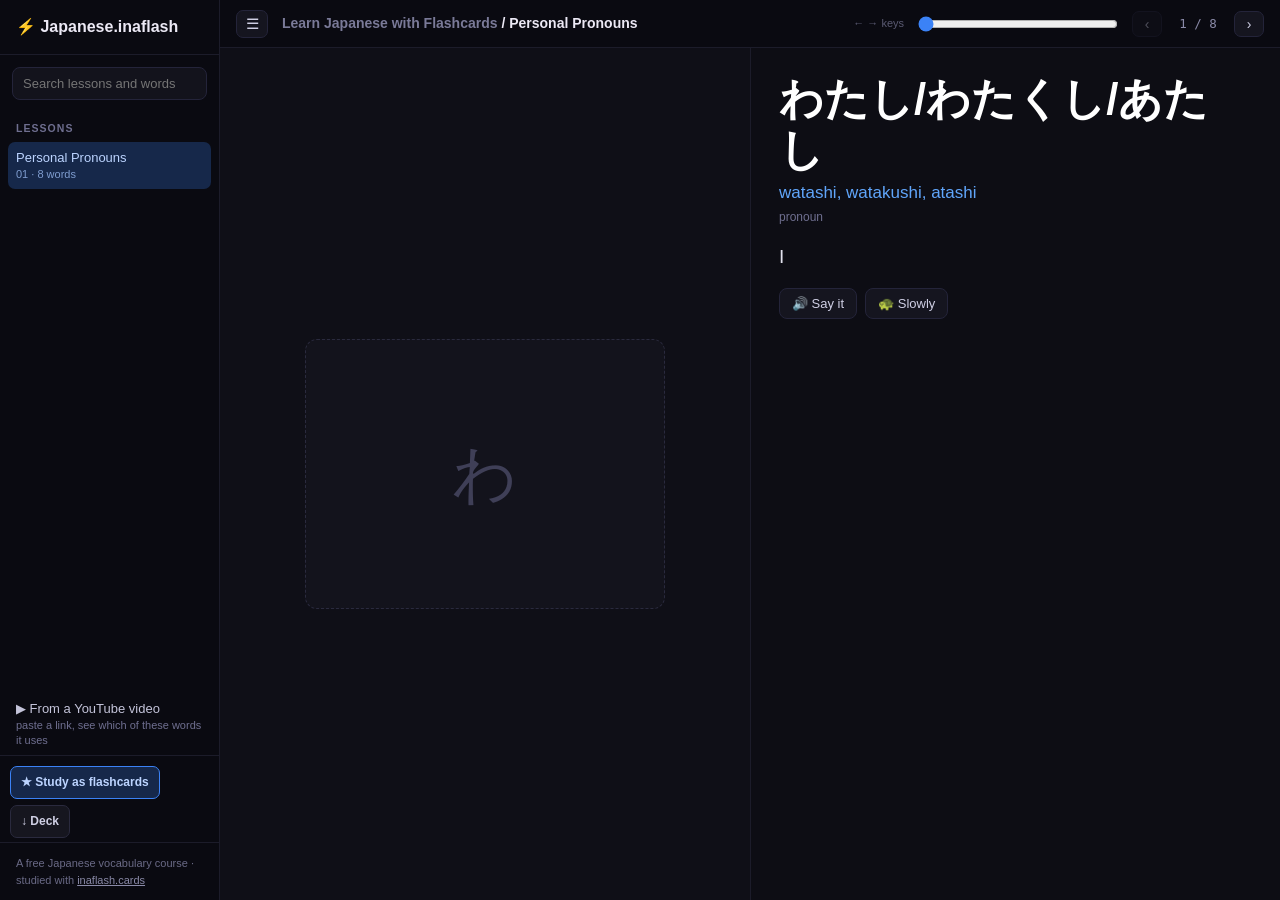
<file: index.html>
<!DOCTYPE html>
<html lang="en">
<head>
<meta charset="utf-8"/>
<meta name="viewport" content="width=device-width,initial-scale=1"/>
<title>Learn Japanese with Flashcards</title>
<meta name="description" content="A free, beginner-friendly Japanese vocabulary course. Read each lesson, then study it as flashcards."/>
<link rel="canonical" href="https://example.com/"/>
<meta property="og:type" content="article"/>
<meta property="og:title" content="Learn Japanese with Flashcards"/>
<meta property="og:description" content="A free, beginner-friendly Japanese vocabulary course. Read each lesson, then study it as flashcards."/>
<meta property="og:url" content="https://example.com/"/>
<meta property="og:site_name" content="Learn Japanese with Flashcards"/>
<meta name="twitter:card" content="summary"/>
<meta name="twitter:title" content="Learn Japanese with Flashcards"/>
<meta name="twitter:description" content="A free, beginner-friendly Japanese vocabulary course. Read each lesson, then study it as flashcards."/>
<meta name="theme-color" content="#0d0d14"/>
<link rel="icon" href='data:image/svg+xml,<svg xmlns="http://www.w3.org/2000/svg" viewBox="0 0 24 24"><rect x="1.5" y="1.5" width="21" height="21" rx="5" fill="%2310131f" stroke="%233b82f6" stroke-width="1"/><polygon points="12.67 4.5 6 13.5 12 13.5 11.33 19.5 18 10.5 12 10.5 12.67 4.5" fill="%233b82f6"/></svg>'/>
<link rel="stylesheet" href="style.css?v=8cc86595"/>
<script>try{var l=localStorage.getItem("wb.last");if(l&&["01-personal-pronouns"].indexOf(l)>=0&&l!=="01-personal-pronouns")location.replace(l+"/");}catch(e){}</script>
</head>
<body class="shell" data-root=".">
<div class="page">
<aside class="menu">
  <a class="brand" href="https://example.com/"><span class="bolt">⚡</span> Japanese.inaflash</a>
  <div class="find"><input id="find" type="search" placeholder="Search lessons and words" aria-label="Search lessons and words" autocomplete="off"/></div>
  <nav id="nav">
    <div class="grp" data-grp>Lessons</div>
<a class="item on" href="https://example.com/01-personal-pronouns/" data-title="personal pronouns">Personal Pronouns<span class="sub">01 · 8 words</span></a>
    <div class="none" id="nohits" hidden>Nothing matches.</div>
  </nav>
  <a class="item" href="https://example.com/video/" style="margin:6px 8px 0">▶ From a YouTube video<span class="sub">paste a link, see which of these words it uses</span></a>
  <div class="acts"><a class="btn primary" href="https://inaflash.cards/#import=https%3A%2F%2Fexample.com%2Fdecks%2F01-personal-pronouns.json">★ Study as flashcards</a><a class="btn" href="decks/01-personal-pronouns.json" download>↓ Deck</a></div>
  <div class="foot">A free Japanese vocabulary course · studied with <a href="https://inaflash.cards" target="_blank" rel="noopener">inaflash.cards</a></div>
</aside>
<div class="scrim" id="scrim"></div>
  <div class="slider">
    <button class="burger" id="burger" aria-label="Menu">☰</button>
    <div class="name"><a href="https://example.com/">Learn Japanese with Flashcards</a> / Personal Pronouns</div>
    <span class="hint" aria-hidden="true">← → keys</span>
    <input class="scrub" id="scrub" type="range" min="1" max="8" value="1" step="1" aria-label="Move through the words"/>
    <div class="pager"><button id="prev" aria-label="Previous word">‹</button><span class="count" id="count">1 / 8</span><button id="next" aria-label="Next word">›</button></div>
  </div>
  <div class="left" id="pic"><figure><div class="nopic">わ</div></figure></div>
  <div class="right info">
    <h1 class="seo">Learn Japanese with Flashcards</h1>
    <p class="seo">A free, beginner-friendly Japanese vocabulary course. Read each lesson, then study it as flashcards.</p>
<article class="card" data-img="" data-alt="I — わたし/わたくし/あたし" data-ch="わ">
  <div class="th" lang="ja">わたし/わたくし/あたし</div>
  <div class="rom">watashi, watakushi, atashi</div><div class="pos">pronoun</div>
  <div class="en">I</div>
  <div class="plays"><button data-play="https://pub-1a03a552b5064c9990dda34518ab71aa.r2.dev/ja/audio/JA_000296.mp3" aria-label="Play わたし/わたくし/あたし">🔊 Say it</button><button data-play="https://pub-1a03a552b5064c9990dda34518ab71aa.r2.dev/ja/audio/JA_000296_slow.mp3" aria-label="Play わたし/わたくし/あたし slowly">🐢 Slowly</button></div>
</article>
<article class="card" data-img="" data-alt="I, used by male speakers — ぼく" data-ch="ぼ">
  <div class="th" lang="ja">ぼく</div>
  <div class="rom">boku</div><div class="pos">pronoun</div>
  <div class="en">I, used by male speakers</div>
  <div class="plays"><button data-play="https://pub-1a03a552b5064c9990dda34518ab71aa.r2.dev/ja/audio/JA_000339.mp3" aria-label="Play ぼく">🔊 Say it</button><button data-play="https://pub-1a03a552b5064c9990dda34518ab71aa.r2.dev/ja/audio/JA_000339_slow.mp3" aria-label="Play ぼく slowly">🐢 Slowly</button></div>
</article>
<article class="card" data-img="" data-alt="he — かれ" data-ch="か">
  <div class="th" lang="ja">かれ</div>
  <div class="rom">kare</div><div class="pos">pronoun</div>
  <div class="en">he</div>
  <div class="plays"><button data-play="https://pub-1a03a552b5064c9990dda34518ab71aa.r2.dev/ja/audio/JA_000341.mp3" aria-label="Play かれ">🔊 Say it</button><button data-play="https://pub-1a03a552b5064c9990dda34518ab71aa.r2.dev/ja/audio/JA_000341_slow.mp3" aria-label="Play かれ slowly">🐢 Slowly</button></div>
</article>
<article class="card" data-img="" data-alt="I (used by male speakers) — おれ" data-ch="お">
  <div class="th" lang="ja">おれ</div>
  <div class="rom">ore</div><div class="pos">pronoun</div>
  <div class="en">I (used by male speakers)</div>
  <div class="plays"><button data-play="https://pub-1a03a552b5064c9990dda34518ab71aa.r2.dev/ja/audio/JA_000496.mp3" aria-label="Play おれ">🔊 Say it</button><button data-play="https://pub-1a03a552b5064c9990dda34518ab71aa.r2.dev/ja/audio/JA_000496_slow.mp3" aria-label="Play おれ slowly">🐢 Slowly</button></div>
</article>
<article class="card" data-img="" data-alt="we — われわれ" data-ch="わ">
  <div class="th" lang="ja">われわれ</div>
  <div class="rom">wareware</div><div class="pos">pronoun</div>
  <div class="en">we</div>
  <div class="plays"><button data-play="https://pub-1a03a552b5064c9990dda34518ab71aa.r2.dev/ja/audio/JA_000656.mp3" aria-label="Play われわれ">🔊 Say it</button><button data-play="https://pub-1a03a552b5064c9990dda34518ab71aa.r2.dev/ja/audio/JA_000656_slow.mp3" aria-label="Play われわれ slowly">🐢 Slowly</button></div>
</article>
<article class="card" data-img="" data-alt="you (colloquial) — おまえ" data-ch="お">
  <div class="th" lang="ja">おまえ</div>
  <div class="rom">omae</div><div class="pos">noun</div>
  <div class="en">you (colloquial)</div>
  <div class="plays"><button data-play="https://pub-1a03a552b5064c9990dda34518ab71aa.r2.dev/ja/audio/JA_000724.mp3" aria-label="Play おまえ">🔊 Say it</button><button data-play="https://pub-1a03a552b5064c9990dda34518ab71aa.r2.dev/ja/audio/JA_000724_slow.mp3" aria-label="Play おまえ slowly">🐢 Slowly</button></div>
</article>
<article class="card" data-img="" data-alt="you — きみ" data-ch="き">
  <div class="th" lang="ja">きみ</div>
  <div class="rom">kimi</div><div class="pos">noun</div>
  <div class="en">you</div>
  <div class="plays"><button data-play="https://pub-1a03a552b5064c9990dda34518ab71aa.r2.dev/ja/audio/JA_000781.mp3" aria-label="Play きみ">🔊 Say it</button><button data-play="https://pub-1a03a552b5064c9990dda34518ab71aa.r2.dev/ja/audio/JA_000781_slow.mp3" aria-label="Play きみ slowly">🐢 Slowly</button></div>
</article>
<article class="card" data-img="" data-alt="they — かれ ら" data-ch="か">
  <div class="th" lang="ja">かれ ら</div>
  <div class="rom">kare-ra</div><div class="pos">pronoun</div>
  <div class="en">they</div>
  <div class="plays"><button data-play="https://pub-1a03a552b5064c9990dda34518ab71aa.r2.dev/ja/audio/JA_000590.mp3" aria-label="Play かれ ら">🔊 Say it</button><button data-play="https://pub-1a03a552b5064c9990dda34518ab71aa.r2.dev/ja/audio/JA_000590_slow.mp3" aria-label="Play かれ ら slowly">🐢 Slowly</button></div>
</article>
    <div class="seo"><h2>Learn Japanese with Flashcards</h2><p>A free, beginner-friendly Japanese vocabulary course. Read each lesson, then study it as flashcards.</p><p>Each lesson is a readable vocabulary list you can also study as interactive flashcards — free, no signup, works offline once loaded.</p><ul><li><a href="https://example.com/01-personal-pronouns/">Personal Pronouns</a> — 8 words</li></ul></div>
    <dl class="vocab seo"><h2>Vocabulary (8 words)</h2><div><dt lang="ja">わたし/わたくし/あたし <span class="rom">watashi, watakushi, atashi</span></dt><dd>I</dd></div><div><dt lang="ja">ぼく <span class="rom">boku</span></dt><dd>I, used by male speakers</dd></div><div><dt lang="ja">かれ <span class="rom">kare</span></dt><dd>he</dd></div><div><dt lang="ja">おれ <span class="rom">ore</span></dt><dd>I (used by male speakers)</dd></div><div><dt lang="ja">われわれ <span class="rom">wareware</span></dt><dd>we</dd></div><div><dt lang="ja">おまえ <span class="rom">omae</span></dt><dd>you (colloquial)</dd></div><div><dt lang="ja">きみ <span class="rom">kimi</span></dt><dd>you</dd></div><div><dt lang="ja">かれ ら <span class="rom">kare-ra</span></dt><dd>they</dd></div></dl>
  </div>
</div>
<script>
(function(){
 var nav=document.getElementById('nav'),find=document.getElementById('find'),
     none=document.getElementById('nohits'),idx=null,idxTried=false;
 function items(){return nav?nav.querySelectorAll('a.item'):[];}
 function filter(q){
  q=(q||'').trim().toLowerCase();var hits=0,i,a=items();
  for(i=0;i<a.length;i++){
   var t=a[i].dataset.title||'',w=a[i].dataset.words||'',
       dup=a[i].classList.contains('dup');
   // the shortcut list at the top repeats lessons from the full one below;
   // while searching, only the full list answers, so a hit appears once
   var on=q?(!dup&&(t.indexOf(q)>=0||w.indexOf(q)>=0)):true;
   a[i].hidden=!on;if(on&&q)hits++;
  }
  var g=nav?nav.querySelectorAll('[data-grp]'):[];
  for(i=0;i<g.length;i++)g[i].hidden=!!q;
  if(none)none.hidden=!q||hits>0;
 }
 function loadIndex(){
  if(idxTried)return;idxTried=true;
  var base=document.body.dataset.root||'';
  fetch(base+'/search.json').then(function(r){return r.json();}).then(function(j){
   idx=j;var a=items(),by={},i;
   for(i=0;i<(j.lessons||[]).length;i++)by[j.lessons[i].folder]=j.lessons[i].words;
   for(i=0;i<a.length;i++){
    var m=a[i].getAttribute('href').replace(/\/$/,'').split('/').pop();
    if(by[m])a[i].dataset.words=by[m];
   }
   filter(find?find.value:'');
  }).catch(function(){});
 }
 if(find){find.addEventListener('input',function(){loadIndex();filter(find.value);});
          find.addEventListener('focus',loadIndex);}

 var cards=[].slice.call(document.querySelectorAll('.card')),at=0,
     prev=document.getElementById('prev'),next=document.getElementById('next'),
     count=document.getElementById('count'),scrub=document.getElementById('scrub'),
     pic=document.getElementById('pic');
 function show(n){
  if(!cards.length)return;
  at=Math.max(0,Math.min(cards.length-1,n));
  for(var i=0;i<cards.length;i++)cards[i].hidden=(i!==at);
  if(count)count.textContent=(at+1)+' / '+cards.length;
  if(prev)prev.disabled=at===0;
  if(next)next.disabled=at===cards.length-1;
  if(scrub)scrub.value=at+1;
  if(pic){
   var c=cards[at],src=c.dataset.img||'',alt=c.dataset.alt||'',
       ch=c.dataset.ch||'';
   pic.innerHTML='';
   var f=document.createElement('figure');
   function blank(){var d=document.createElement('div');d.className='nopic';
                    d.textContent=ch;return d;}
   if(src){
    var im=new Image();im.alt=alt;im.loading='eager';
    // a picture that will not load leaves the alt text sitting in the middle
    // of an empty column, which reads as a broken page rather than a word
    // without a picture yet
    im.onerror=function(){f.innerHTML='';f.appendChild(blank());};
    im.src=src;f.appendChild(im);
   }else{f.appendChild(blank());}
   pic.appendChild(f);
  }
  if(history.replaceState)history.replaceState(null,'','#'+(at+1));
 }
 if(prev)prev.onclick=function(){show(at-1);};
 if(next)next.onclick=function(){show(at+1);};
 if(scrub)scrub.oninput=function(){show(+scrub.value-1);};
 document.addEventListener('keydown',function(e){
  if(e.target&&/INPUT|TEXTAREA/.test(e.target.tagName))return;
  if(e.key==='ArrowLeft')show(at-1);
  if(e.key==='ArrowRight')show(at+1);
 });
 if(cards.length){
  var start=parseInt((location.hash||'').slice(1),10);
  show(isFinite(start)&&start>0?start-1:0);
 }
 document.addEventListener('click',function(e){
  var b=e.target.closest?e.target.closest('[data-play]'):null;
  if(b){new Audio(b.dataset.play).play();}
 });

 // Remember where the reader got to, so the front page can send them back.
 // Only a real lesson page writes it: the front page renders lesson one for
 // everyone who has not been here, and it should not thereby claim that
 // lesson one is where they left off.
 try{var mine=document.body.dataset.lesson;
     if(mine)localStorage.setItem('wb.last',mine);}catch(e){}

 // ☰ — a drawer on a phone, a collapse on a laptop. Same button, because it
 // means the same thing: show me the menu, or give me the room back.
 var burger=document.getElementById('burger'),scrim=document.getElementById('scrim'),
     phone=function(){return matchMedia('(max-width:900px)').matches;};
 function menu(open){
  if(phone())document.body.classList.toggle('menu-open',open);
  else{document.body.classList.toggle('menu-hidden',!open);
       try{localStorage.setItem('menu',open?'1':'0');}catch(e){}}
 }
 function isOpen(){return phone()?document.body.classList.contains('menu-open')
                                :!document.body.classList.contains('menu-hidden');}
 try{if(localStorage.getItem('menu')==='0')
      document.body.classList.add('menu-hidden');}catch(e){}
 if(burger)burger.onclick=function(){menu(!isOpen());};
 if(scrim)scrim.onclick=function(){menu(false);};
 if(nav)nav.addEventListener('click',function(e){
  if(e.target.closest&&e.target.closest('a')&&phone())menu(false);});
 document.addEventListener('keydown',function(e){
  if(e.key==='Escape'&&phone())menu(false);});
})();
</script>
<script type="application/ld+json">{"@context":"https://schema.org","@type":"LearningResource","name":"Japanese Vocabulary: Personal Pronouns","description":"A free, beginner-friendly Japanese vocabulary course. Read each lesson, then study it as flashcards.","url":"https://example.com/","inLanguage":"ja","educationalLevel":"beginner","teaches":["I","I, used by male speakers","he","I (used by male speakers)","we","you (colloquial)","you","they"],"isPartOf":{"@type":"Course","name":"Learn Japanese with Flashcards","url":"https://example.com/"},"provider":{"@type":"Organization","name":"inaflash.cards","url":"https://inaflash.cards"}}</script><script type="application/ld+json">{"@context":"https://schema.org","@type":"Course","name":"Learn Japanese with Flashcards","description":"A free, beginner-friendly Japanese vocabulary course. Read each lesson, then study it as flashcards.","url":"https://example.com/","inLanguage":"ja","provider":{"@type":"Organization","name":"inaflash.cards","url":"https://inaflash.cards"}}</script><script type="application/ld+json">{"@context":"https://schema.org","@type":"ItemList","name":"Learn Japanese with Flashcards","itemListElement":[{"@type":"ListItem","position":1,"name":"Personal Pronouns","url":"https://example.com/01-personal-pronouns/"}]}</script></body></html>
</file>
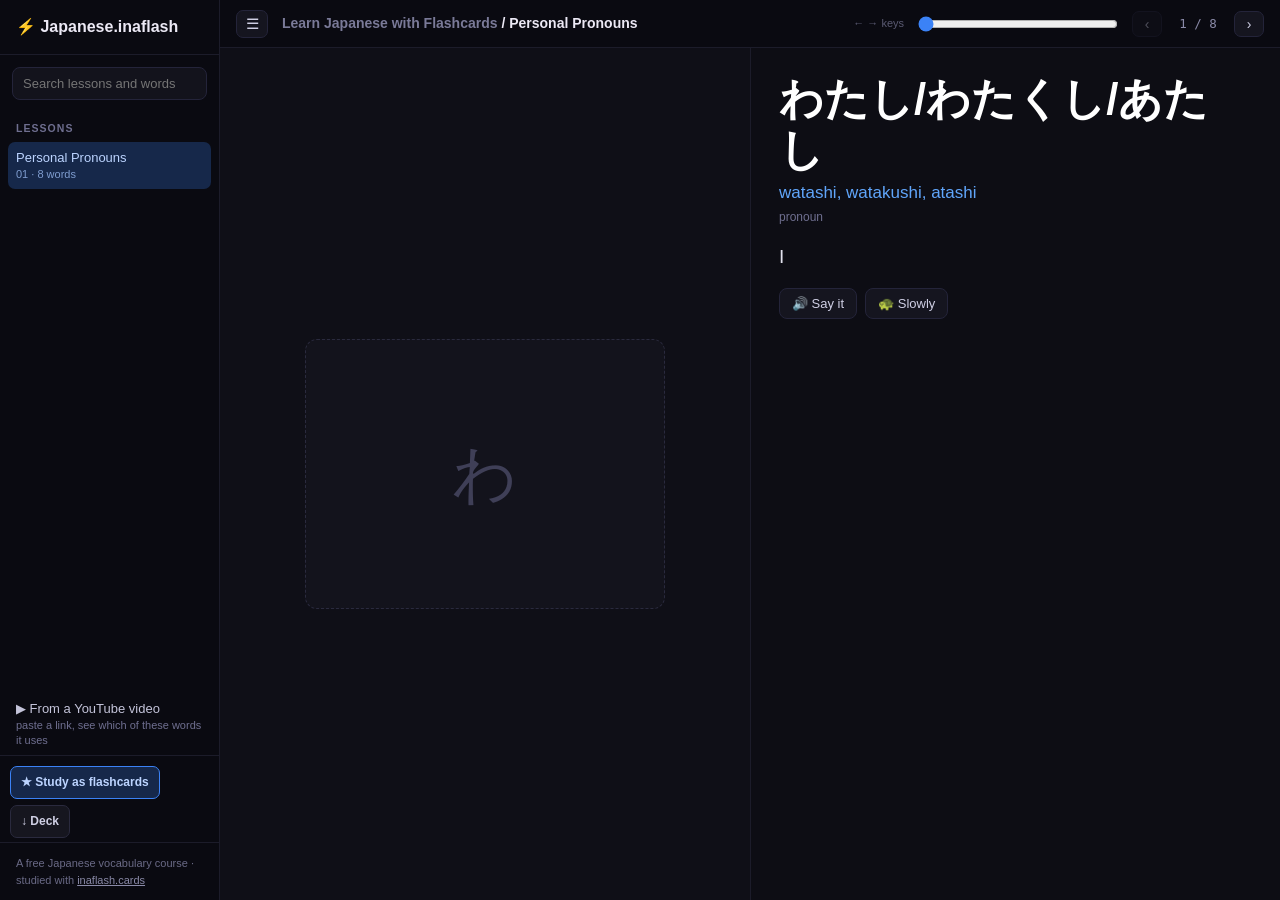
<file: 01-personal-pronouns/index.html>
<!DOCTYPE html>
<html lang="en">
<head>
<meta charset="utf-8"/>
<meta name="viewport" content="width=device-width,initial-scale=1"/>
<title>Japanese Vocabulary: Personal Pronouns</title>
<meta name="description" content="Learn the basic Japanese pronouns for I, you, he, and we."/>
<link rel="canonical" href="https://example.com/01-personal-pronouns/"/>
<meta property="og:type" content="article"/>
<meta property="og:title" content="Japanese Vocabulary: Personal Pronouns"/>
<meta property="og:description" content="Learn the basic Japanese pronouns for I, you, he, and we."/>
<meta property="og:url" content="https://example.com/01-personal-pronouns/"/>
<meta property="og:site_name" content="Learn Japanese with Flashcards"/>
<meta name="twitter:card" content="summary"/>
<meta name="twitter:title" content="Japanese Vocabulary: Personal Pronouns"/>
<meta name="twitter:description" content="Learn the basic Japanese pronouns for I, you, he, and we."/>
<meta name="theme-color" content="#0d0d14"/>
<link rel="icon" href='data:image/svg+xml,<svg xmlns="http://www.w3.org/2000/svg" viewBox="0 0 24 24"><rect x="1.5" y="1.5" width="21" height="21" rx="5" fill="%2310131f" stroke="%233b82f6" stroke-width="1"/><polygon points="12.67 4.5 6 13.5 12 13.5 11.33 19.5 18 10.5 12 10.5 12.67 4.5" fill="%233b82f6"/></svg>'/>
<link rel="stylesheet" href="../style.css?v=8cc86595"/>
</head>
<body class="shell" data-root=".." data-lesson="01-personal-pronouns">
<div class="page">
<aside class="menu">
  <a class="brand" href="https://example.com/"><span class="bolt">⚡</span> Japanese.inaflash</a>
  <div class="find"><input id="find" type="search" placeholder="Search lessons and words" aria-label="Search lessons and words" autocomplete="off"/></div>
  <nav id="nav">
    <div class="grp" data-grp>Lessons</div>
<a class="item on" href="https://example.com/01-personal-pronouns/" data-title="personal pronouns">Personal Pronouns<span class="sub">01 · 8 words</span></a>
    <div class="none" id="nohits" hidden>Nothing matches.</div>
  </nav>
  <a class="item" href="https://example.com/video/" style="margin:6px 8px 0">▶ From a YouTube video<span class="sub">paste a link, see which of these words it uses</span></a>
  <div class="acts"><a class="btn primary" href="https://inaflash.cards/#import=https%3A%2F%2Fexample.com%2Fdecks%2F01-personal-pronouns.json">★ Study as flashcards</a><a class="btn" href="../decks/01-personal-pronouns.json" download>↓ Deck</a></div>
  <div class="foot">A free Japanese vocabulary course · studied with <a href="https://inaflash.cards" target="_blank" rel="noopener">inaflash.cards</a></div>
</aside>
<div class="scrim" id="scrim"></div>
  <div class="slider">
    <button class="burger" id="burger" aria-label="Menu">☰</button>
    <div class="name"><a href="https://example.com/">Learn Japanese with Flashcards</a> / Personal Pronouns</div>
    <span class="hint" aria-hidden="true">← → keys</span>
    <input class="scrub" id="scrub" type="range" min="1" max="8" value="1" step="1" aria-label="Move through the words"/>
    <div class="pager"><button id="prev" aria-label="Previous word">‹</button><span class="count" id="count">1 / 8</span><button id="next" aria-label="Next word">›</button></div>
  </div>
  <div class="left" id="pic"><figure><div class="nopic">わ</div></figure></div>
  <div class="right info">
    <h1 class="seo">Japanese Vocabulary: Personal Pronouns</h1>
    <p class="seo">Learn the basic Japanese pronouns for I, you, he, and we.</p>
<article class="card" data-img="" data-alt="I — わたし/わたくし/あたし" data-ch="わ">
  <div class="th" lang="ja">わたし/わたくし/あたし</div>
  <div class="rom">watashi, watakushi, atashi</div><div class="pos">pronoun</div>
  <div class="en">I</div>
  <div class="plays"><button data-play="https://pub-1a03a552b5064c9990dda34518ab71aa.r2.dev/ja/audio/JA_000296.mp3" aria-label="Play わたし/わたくし/あたし">🔊 Say it</button><button data-play="https://pub-1a03a552b5064c9990dda34518ab71aa.r2.dev/ja/audio/JA_000296_slow.mp3" aria-label="Play わたし/わたくし/あたし slowly">🐢 Slowly</button></div>
</article>
<article class="card" data-img="" data-alt="I, used by male speakers — ぼく" data-ch="ぼ">
  <div class="th" lang="ja">ぼく</div>
  <div class="rom">boku</div><div class="pos">pronoun</div>
  <div class="en">I, used by male speakers</div>
  <div class="plays"><button data-play="https://pub-1a03a552b5064c9990dda34518ab71aa.r2.dev/ja/audio/JA_000339.mp3" aria-label="Play ぼく">🔊 Say it</button><button data-play="https://pub-1a03a552b5064c9990dda34518ab71aa.r2.dev/ja/audio/JA_000339_slow.mp3" aria-label="Play ぼく slowly">🐢 Slowly</button></div>
</article>
<article class="card" data-img="" data-alt="he — かれ" data-ch="か">
  <div class="th" lang="ja">かれ</div>
  <div class="rom">kare</div><div class="pos">pronoun</div>
  <div class="en">he</div>
  <div class="plays"><button data-play="https://pub-1a03a552b5064c9990dda34518ab71aa.r2.dev/ja/audio/JA_000341.mp3" aria-label="Play かれ">🔊 Say it</button><button data-play="https://pub-1a03a552b5064c9990dda34518ab71aa.r2.dev/ja/audio/JA_000341_slow.mp3" aria-label="Play かれ slowly">🐢 Slowly</button></div>
</article>
<article class="card" data-img="" data-alt="I (used by male speakers) — おれ" data-ch="お">
  <div class="th" lang="ja">おれ</div>
  <div class="rom">ore</div><div class="pos">pronoun</div>
  <div class="en">I (used by male speakers)</div>
  <div class="plays"><button data-play="https://pub-1a03a552b5064c9990dda34518ab71aa.r2.dev/ja/audio/JA_000496.mp3" aria-label="Play おれ">🔊 Say it</button><button data-play="https://pub-1a03a552b5064c9990dda34518ab71aa.r2.dev/ja/audio/JA_000496_slow.mp3" aria-label="Play おれ slowly">🐢 Slowly</button></div>
</article>
<article class="card" data-img="" data-alt="we — われわれ" data-ch="わ">
  <div class="th" lang="ja">われわれ</div>
  <div class="rom">wareware</div><div class="pos">pronoun</div>
  <div class="en">we</div>
  <div class="plays"><button data-play="https://pub-1a03a552b5064c9990dda34518ab71aa.r2.dev/ja/audio/JA_000656.mp3" aria-label="Play われわれ">🔊 Say it</button><button data-play="https://pub-1a03a552b5064c9990dda34518ab71aa.r2.dev/ja/audio/JA_000656_slow.mp3" aria-label="Play われわれ slowly">🐢 Slowly</button></div>
</article>
<article class="card" data-img="" data-alt="you (colloquial) — おまえ" data-ch="お">
  <div class="th" lang="ja">おまえ</div>
  <div class="rom">omae</div><div class="pos">noun</div>
  <div class="en">you (colloquial)</div>
  <div class="plays"><button data-play="https://pub-1a03a552b5064c9990dda34518ab71aa.r2.dev/ja/audio/JA_000724.mp3" aria-label="Play おまえ">🔊 Say it</button><button data-play="https://pub-1a03a552b5064c9990dda34518ab71aa.r2.dev/ja/audio/JA_000724_slow.mp3" aria-label="Play おまえ slowly">🐢 Slowly</button></div>
</article>
<article class="card" data-img="" data-alt="you — きみ" data-ch="き">
  <div class="th" lang="ja">きみ</div>
  <div class="rom">kimi</div><div class="pos">noun</div>
  <div class="en">you</div>
  <div class="plays"><button data-play="https://pub-1a03a552b5064c9990dda34518ab71aa.r2.dev/ja/audio/JA_000781.mp3" aria-label="Play きみ">🔊 Say it</button><button data-play="https://pub-1a03a552b5064c9990dda34518ab71aa.r2.dev/ja/audio/JA_000781_slow.mp3" aria-label="Play きみ slowly">🐢 Slowly</button></div>
</article>
<article class="card" data-img="" data-alt="they — かれ ら" data-ch="か">
  <div class="th" lang="ja">かれ ら</div>
  <div class="rom">kare-ra</div><div class="pos">pronoun</div>
  <div class="en">they</div>
  <div class="plays"><button data-play="https://pub-1a03a552b5064c9990dda34518ab71aa.r2.dev/ja/audio/JA_000590.mp3" aria-label="Play かれ ら">🔊 Say it</button><button data-play="https://pub-1a03a552b5064c9990dda34518ab71aa.r2.dev/ja/audio/JA_000590_slow.mp3" aria-label="Play かれ ら slowly">🐢 Slowly</button></div>
</article>
    <dl class="vocab seo"><h2>Vocabulary (8 words)</h2><div><dt lang="ja">わたし/わたくし/あたし <span class="rom">watashi, watakushi, atashi</span></dt><dd>I</dd></div><div><dt lang="ja">ぼく <span class="rom">boku</span></dt><dd>I, used by male speakers</dd></div><div><dt lang="ja">かれ <span class="rom">kare</span></dt><dd>he</dd></div><div><dt lang="ja">おれ <span class="rom">ore</span></dt><dd>I (used by male speakers)</dd></div><div><dt lang="ja">われわれ <span class="rom">wareware</span></dt><dd>we</dd></div><div><dt lang="ja">おまえ <span class="rom">omae</span></dt><dd>you (colloquial)</dd></div><div><dt lang="ja">きみ <span class="rom">kimi</span></dt><dd>you</dd></div><div><dt lang="ja">かれ ら <span class="rom">kare-ra</span></dt><dd>they</dd></div></dl>
  </div>
</div>
<script>
(function(){
 var nav=document.getElementById('nav'),find=document.getElementById('find'),
     none=document.getElementById('nohits'),idx=null,idxTried=false;
 function items(){return nav?nav.querySelectorAll('a.item'):[];}
 function filter(q){
  q=(q||'').trim().toLowerCase();var hits=0,i,a=items();
  for(i=0;i<a.length;i++){
   var t=a[i].dataset.title||'',w=a[i].dataset.words||'',
       dup=a[i].classList.contains('dup');
   // the shortcut list at the top repeats lessons from the full one below;
   // while searching, only the full list answers, so a hit appears once
   var on=q?(!dup&&(t.indexOf(q)>=0||w.indexOf(q)>=0)):true;
   a[i].hidden=!on;if(on&&q)hits++;
  }
  var g=nav?nav.querySelectorAll('[data-grp]'):[];
  for(i=0;i<g.length;i++)g[i].hidden=!!q;
  if(none)none.hidden=!q||hits>0;
 }
 function loadIndex(){
  if(idxTried)return;idxTried=true;
  var base=document.body.dataset.root||'';
  fetch(base+'/search.json').then(function(r){return r.json();}).then(function(j){
   idx=j;var a=items(),by={},i;
   for(i=0;i<(j.lessons||[]).length;i++)by[j.lessons[i].folder]=j.lessons[i].words;
   for(i=0;i<a.length;i++){
    var m=a[i].getAttribute('href').replace(/\/$/,'').split('/').pop();
    if(by[m])a[i].dataset.words=by[m];
   }
   filter(find?find.value:'');
  }).catch(function(){});
 }
 if(find){find.addEventListener('input',function(){loadIndex();filter(find.value);});
          find.addEventListener('focus',loadIndex);}

 var cards=[].slice.call(document.querySelectorAll('.card')),at=0,
     prev=document.getElementById('prev'),next=document.getElementById('next'),
     count=document.getElementById('count'),scrub=document.getElementById('scrub'),
     pic=document.getElementById('pic');
 function show(n){
  if(!cards.length)return;
  at=Math.max(0,Math.min(cards.length-1,n));
  for(var i=0;i<cards.length;i++)cards[i].hidden=(i!==at);
  if(count)count.textContent=(at+1)+' / '+cards.length;
  if(prev)prev.disabled=at===0;
  if(next)next.disabled=at===cards.length-1;
  if(scrub)scrub.value=at+1;
  if(pic){
   var c=cards[at],src=c.dataset.img||'',alt=c.dataset.alt||'',
       ch=c.dataset.ch||'';
   pic.innerHTML='';
   var f=document.createElement('figure');
   function blank(){var d=document.createElement('div');d.className='nopic';
                    d.textContent=ch;return d;}
   if(src){
    var im=new Image();im.alt=alt;im.loading='eager';
    // a picture that will not load leaves the alt text sitting in the middle
    // of an empty column, which reads as a broken page rather than a word
    // without a picture yet
    im.onerror=function(){f.innerHTML='';f.appendChild(blank());};
    im.src=src;f.appendChild(im);
   }else{f.appendChild(blank());}
   pic.appendChild(f);
  }
  if(history.replaceState)history.replaceState(null,'','#'+(at+1));
 }
 if(prev)prev.onclick=function(){show(at-1);};
 if(next)next.onclick=function(){show(at+1);};
 if(scrub)scrub.oninput=function(){show(+scrub.value-1);};
 document.addEventListener('keydown',function(e){
  if(e.target&&/INPUT|TEXTAREA/.test(e.target.tagName))return;
  if(e.key==='ArrowLeft')show(at-1);
  if(e.key==='ArrowRight')show(at+1);
 });
 if(cards.length){
  var start=parseInt((location.hash||'').slice(1),10);
  show(isFinite(start)&&start>0?start-1:0);
 }
 document.addEventListener('click',function(e){
  var b=e.target.closest?e.target.closest('[data-play]'):null;
  if(b){new Audio(b.dataset.play).play();}
 });

 // Remember where the reader got to, so the front page can send them back.
 // Only a real lesson page writes it: the front page renders lesson one for
 // everyone who has not been here, and it should not thereby claim that
 // lesson one is where they left off.
 try{var mine=document.body.dataset.lesson;
     if(mine)localStorage.setItem('wb.last',mine);}catch(e){}

 // ☰ — a drawer on a phone, a collapse on a laptop. Same button, because it
 // means the same thing: show me the menu, or give me the room back.
 var burger=document.getElementById('burger'),scrim=document.getElementById('scrim'),
     phone=function(){return matchMedia('(max-width:900px)').matches;};
 function menu(open){
  if(phone())document.body.classList.toggle('menu-open',open);
  else{document.body.classList.toggle('menu-hidden',!open);
       try{localStorage.setItem('menu',open?'1':'0');}catch(e){}}
 }
 function isOpen(){return phone()?document.body.classList.contains('menu-open')
                                :!document.body.classList.contains('menu-hidden');}
 try{if(localStorage.getItem('menu')==='0')
      document.body.classList.add('menu-hidden');}catch(e){}
 if(burger)burger.onclick=function(){menu(!isOpen());};
 if(scrim)scrim.onclick=function(){menu(false);};
 if(nav)nav.addEventListener('click',function(e){
  if(e.target.closest&&e.target.closest('a')&&phone())menu(false);});
 document.addEventListener('keydown',function(e){
  if(e.key==='Escape'&&phone())menu(false);});
})();
</script>
<script type="application/ld+json">{"@context":"https://schema.org","@type":"LearningResource","name":"Japanese Vocabulary: Personal Pronouns","description":"Learn the basic Japanese pronouns for I, you, he, and we.","url":"https://example.com/01-personal-pronouns/","inLanguage":"ja","educationalLevel":"beginner","teaches":["I","I, used by male speakers","he","I (used by male speakers)","we","you (colloquial)","you","they"],"isPartOf":{"@type":"Course","name":"Learn Japanese with Flashcards","url":"https://example.com/"},"provider":{"@type":"Organization","name":"inaflash.cards","url":"https://inaflash.cards"}}</script><script type="application/ld+json">{"@context":"https://schema.org","@type":"BreadcrumbList","itemListElement":[{"@type":"ListItem","position":1,"name":"Learn Japanese with Flashcards","item":"https://example.com/"},{"@type":"ListItem","position":2,"name":"Personal Pronouns","item":"https://example.com/01-personal-pronouns/"}]}</script></body></html>
</file>
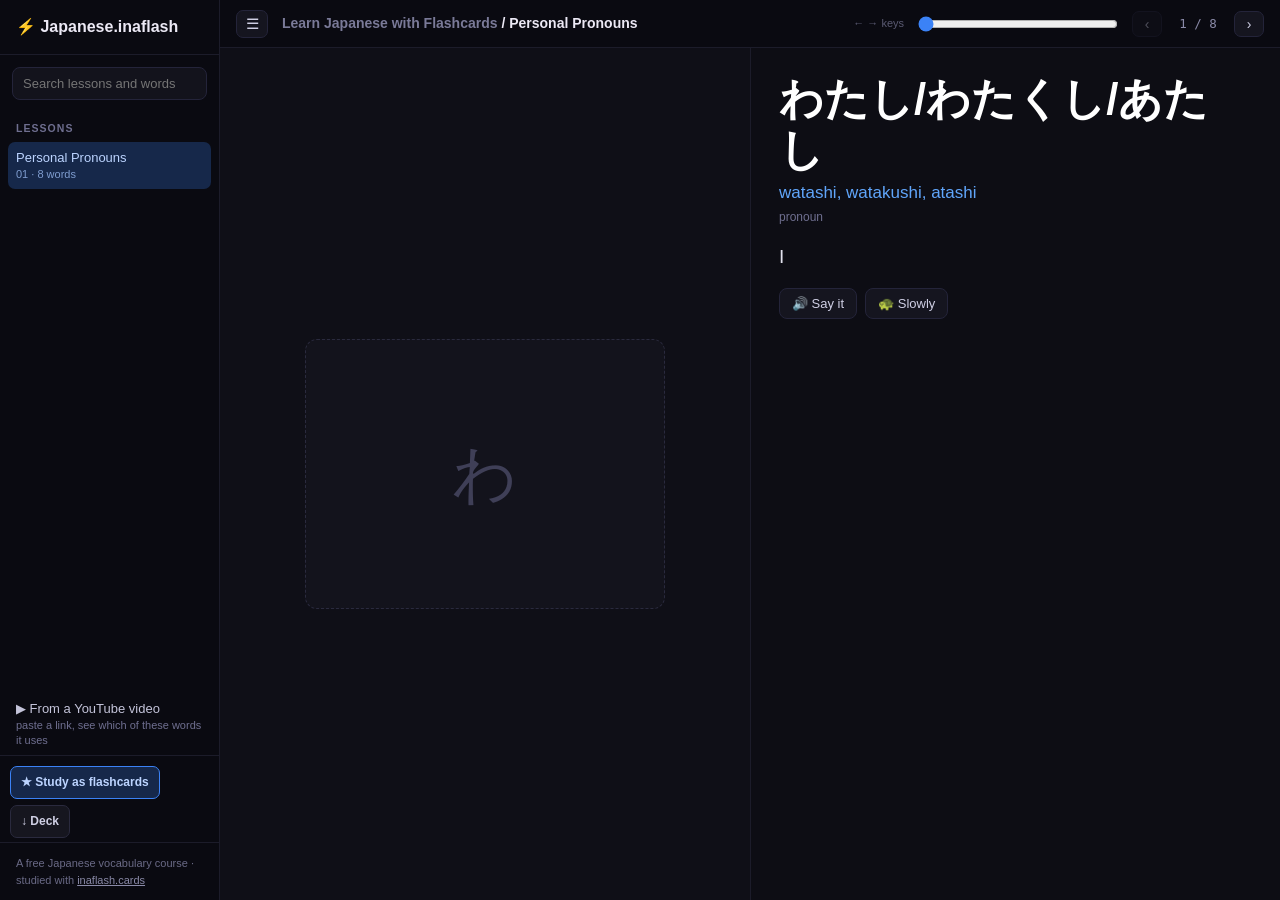
<file: data/index.html>
<!DOCTYPE html>
<html lang="en">
<head>
<meta charset="utf-8"/>
<meta name="viewport" content="width=device-width,initial-scale=1"/>
<title>Learn Japanese with Flashcards</title>
<meta name="description" content="A free, beginner-friendly Japanese vocabulary course. Read each lesson, then study it as flashcards."/>
<link rel="canonical" href="jp.inaflash.cards/"/>
<meta property="og:type" content="article"/>
<meta property="og:title" content="Learn Japanese with Flashcards"/>
<meta property="og:description" content="A free, beginner-friendly Japanese vocabulary course. Read each lesson, then study it as flashcards."/>
<meta property="og:url" content="jp.inaflash.cards/"/>
<meta property="og:site_name" content="Learn Japanese with Flashcards"/>
<meta name="twitter:card" content="summary"/>
<meta name="twitter:title" content="Learn Japanese with Flashcards"/>
<meta name="twitter:description" content="A free, beginner-friendly Japanese vocabulary course. Read each lesson, then study it as flashcards."/>
<meta name="theme-color" content="#0d0d14"/>
<link rel="icon" href='data:image/svg+xml,<svg xmlns="http://www.w3.org/2000/svg" viewBox="0 0 24 24"><rect x="1.5" y="1.5" width="21" height="21" rx="5" fill="%2310131f" stroke="%233b82f6" stroke-width="1"/><polygon points="12.67 4.5 6 13.5 12 13.5 11.33 19.5 18 10.5 12 10.5 12.67 4.5" fill="%233b82f6"/></svg>'/>
<link rel="stylesheet" href="style.css?v=8cc86595"/>
<script>try{var l=localStorage.getItem("wb.last");if(l&&["01-personal-pronouns"].indexOf(l)>=0&&l!=="01-personal-pronouns")location.replace(l+"/");}catch(e){}</script>
</head>
<body class="shell" data-root=".">
<div class="page">
<aside class="menu">
  <a class="brand" href="jp.inaflash.cards/"><span class="bolt">⚡</span> Japanese.inaflash</a>
  <div class="find"><input id="find" type="search" placeholder="Search lessons and words" aria-label="Search lessons and words" autocomplete="off"/></div>
  <nav id="nav">
    <div class="grp" data-grp>Lessons</div>
<a class="item on" href="jp.inaflash.cards/01-personal-pronouns/" data-title="personal pronouns">Personal Pronouns<span class="sub">01 · 8 words</span></a>
    <div class="none" id="nohits" hidden>Nothing matches.</div>
  </nav>
  <a class="item" href="jp.inaflash.cards/video/" style="margin:6px 8px 0">▶ From a YouTube video<span class="sub">paste a link, see which of these words it uses</span></a>
  <div class="acts"><a class="btn primary" href="https://inaflash.cards/#import=jp.inaflash.cards%2Fdecks%2F01-personal-pronouns.json">★ Study as flashcards</a><a class="btn" href="decks/01-personal-pronouns.json" download>↓ Deck</a></div>
  <div class="foot">A free Japanese vocabulary course · studied with <a href="https://inaflash.cards" target="_blank" rel="noopener">inaflash.cards</a></div>
</aside>
<div class="scrim" id="scrim"></div>
  <div class="slider">
    <button class="burger" id="burger" aria-label="Menu">☰</button>
    <div class="name"><a href="jp.inaflash.cards/">Learn Japanese with Flashcards</a> / Personal Pronouns</div>
    <span class="hint" aria-hidden="true">← → keys</span>
    <input class="scrub" id="scrub" type="range" min="1" max="8" value="1" step="1" aria-label="Move through the words"/>
    <div class="pager"><button id="prev" aria-label="Previous word">‹</button><span class="count" id="count">1 / 8</span><button id="next" aria-label="Next word">›</button></div>
  </div>
  <div class="left" id="pic"><figure><div class="nopic">わ</div></figure></div>
  <div class="right info">
    <h1 class="seo">Learn Japanese with Flashcards</h1>
    <p class="seo">A free, beginner-friendly Japanese vocabulary course. Read each lesson, then study it as flashcards.</p>
<article class="card" data-img="" data-alt="I — わたし/わたくし/あたし" data-ch="わ">
  <div class="th" lang="ja">わたし/わたくし/あたし</div>
  <div class="rom">watashi, watakushi, atashi</div><div class="pos">pronoun</div>
  <div class="en">I</div>
  <div class="plays"><button data-play="https://pub-1a03a552b5064c9990dda34518ab71aa.r2.dev/ja/audio/JA_000296.mp3" aria-label="Play わたし/わたくし/あたし">🔊 Say it</button><button data-play="https://pub-1a03a552b5064c9990dda34518ab71aa.r2.dev/ja/audio/JA_000296_slow.mp3" aria-label="Play わたし/わたくし/あたし slowly">🐢 Slowly</button></div>
</article>
<article class="card" data-img="" data-alt="I, used by male speakers — ぼく" data-ch="ぼ">
  <div class="th" lang="ja">ぼく</div>
  <div class="rom">boku</div><div class="pos">pronoun</div>
  <div class="en">I, used by male speakers</div>
  <div class="plays"><button data-play="https://pub-1a03a552b5064c9990dda34518ab71aa.r2.dev/ja/audio/JA_000339.mp3" aria-label="Play ぼく">🔊 Say it</button><button data-play="https://pub-1a03a552b5064c9990dda34518ab71aa.r2.dev/ja/audio/JA_000339_slow.mp3" aria-label="Play ぼく slowly">🐢 Slowly</button></div>
</article>
<article class="card" data-img="" data-alt="he — かれ" data-ch="か">
  <div class="th" lang="ja">かれ</div>
  <div class="rom">kare</div><div class="pos">pronoun</div>
  <div class="en">he</div>
  <div class="plays"><button data-play="https://pub-1a03a552b5064c9990dda34518ab71aa.r2.dev/ja/audio/JA_000341.mp3" aria-label="Play かれ">🔊 Say it</button><button data-play="https://pub-1a03a552b5064c9990dda34518ab71aa.r2.dev/ja/audio/JA_000341_slow.mp3" aria-label="Play かれ slowly">🐢 Slowly</button></div>
</article>
<article class="card" data-img="" data-alt="I (used by male speakers) — おれ" data-ch="お">
  <div class="th" lang="ja">おれ</div>
  <div class="rom">ore</div><div class="pos">pronoun</div>
  <div class="en">I (used by male speakers)</div>
  <div class="plays"><button data-play="https://pub-1a03a552b5064c9990dda34518ab71aa.r2.dev/ja/audio/JA_000496.mp3" aria-label="Play おれ">🔊 Say it</button><button data-play="https://pub-1a03a552b5064c9990dda34518ab71aa.r2.dev/ja/audio/JA_000496_slow.mp3" aria-label="Play おれ slowly">🐢 Slowly</button></div>
</article>
<article class="card" data-img="" data-alt="we — われわれ" data-ch="わ">
  <div class="th" lang="ja">われわれ</div>
  <div class="rom">wareware</div><div class="pos">pronoun</div>
  <div class="en">we</div>
  <div class="plays"><button data-play="https://pub-1a03a552b5064c9990dda34518ab71aa.r2.dev/ja/audio/JA_000656.mp3" aria-label="Play われわれ">🔊 Say it</button><button data-play="https://pub-1a03a552b5064c9990dda34518ab71aa.r2.dev/ja/audio/JA_000656_slow.mp3" aria-label="Play われわれ slowly">🐢 Slowly</button></div>
</article>
<article class="card" data-img="" data-alt="you (colloquial) — おまえ" data-ch="お">
  <div class="th" lang="ja">おまえ</div>
  <div class="rom">omae</div><div class="pos">noun</div>
  <div class="en">you (colloquial)</div>
  <div class="plays"><button data-play="https://pub-1a03a552b5064c9990dda34518ab71aa.r2.dev/ja/audio/JA_000724.mp3" aria-label="Play おまえ">🔊 Say it</button><button data-play="https://pub-1a03a552b5064c9990dda34518ab71aa.r2.dev/ja/audio/JA_000724_slow.mp3" aria-label="Play おまえ slowly">🐢 Slowly</button></div>
</article>
<article class="card" data-img="" data-alt="you — きみ" data-ch="き">
  <div class="th" lang="ja">きみ</div>
  <div class="rom">kimi</div><div class="pos">noun</div>
  <div class="en">you</div>
  <div class="plays"><button data-play="https://pub-1a03a552b5064c9990dda34518ab71aa.r2.dev/ja/audio/JA_000781.mp3" aria-label="Play きみ">🔊 Say it</button><button data-play="https://pub-1a03a552b5064c9990dda34518ab71aa.r2.dev/ja/audio/JA_000781_slow.mp3" aria-label="Play きみ slowly">🐢 Slowly</button></div>
</article>
<article class="card" data-img="" data-alt="they — かれ ら" data-ch="か">
  <div class="th" lang="ja">かれ ら</div>
  <div class="rom">kare-ra</div><div class="pos">pronoun</div>
  <div class="en">they</div>
  <div class="plays"><button data-play="https://pub-1a03a552b5064c9990dda34518ab71aa.r2.dev/ja/audio/JA_000590.mp3" aria-label="Play かれ ら">🔊 Say it</button><button data-play="https://pub-1a03a552b5064c9990dda34518ab71aa.r2.dev/ja/audio/JA_000590_slow.mp3" aria-label="Play かれ ら slowly">🐢 Slowly</button></div>
</article>
    <div class="seo"><h2>Learn Japanese with Flashcards</h2><p>A free, beginner-friendly Japanese vocabulary course. Read each lesson, then study it as flashcards.</p><p>Each lesson is a readable vocabulary list you can also study as interactive flashcards — free, no signup, works offline once loaded.</p><ul><li><a href="jp.inaflash.cards/01-personal-pronouns/">Personal Pronouns</a> — 8 words</li></ul></div>
    <dl class="vocab seo"><h2>Vocabulary (8 words)</h2><div><dt lang="ja">わたし/わたくし/あたし <span class="rom">watashi, watakushi, atashi</span></dt><dd>I</dd></div><div><dt lang="ja">ぼく <span class="rom">boku</span></dt><dd>I, used by male speakers</dd></div><div><dt lang="ja">かれ <span class="rom">kare</span></dt><dd>he</dd></div><div><dt lang="ja">おれ <span class="rom">ore</span></dt><dd>I (used by male speakers)</dd></div><div><dt lang="ja">われわれ <span class="rom">wareware</span></dt><dd>we</dd></div><div><dt lang="ja">おまえ <span class="rom">omae</span></dt><dd>you (colloquial)</dd></div><div><dt lang="ja">きみ <span class="rom">kimi</span></dt><dd>you</dd></div><div><dt lang="ja">かれ ら <span class="rom">kare-ra</span></dt><dd>they</dd></div></dl>
  </div>
</div>
<script>
(function(){
 var nav=document.getElementById('nav'),find=document.getElementById('find'),
     none=document.getElementById('nohits'),idx=null,idxTried=false;
 function items(){return nav?nav.querySelectorAll('a.item'):[];}
 function filter(q){
  q=(q||'').trim().toLowerCase();var hits=0,i,a=items();
  for(i=0;i<a.length;i++){
   var t=a[i].dataset.title||'',w=a[i].dataset.words||'',
       dup=a[i].classList.contains('dup');
   // the shortcut list at the top repeats lessons from the full one below;
   // while searching, only the full list answers, so a hit appears once
   var on=q?(!dup&&(t.indexOf(q)>=0||w.indexOf(q)>=0)):true;
   a[i].hidden=!on;if(on&&q)hits++;
  }
  var g=nav?nav.querySelectorAll('[data-grp]'):[];
  for(i=0;i<g.length;i++)g[i].hidden=!!q;
  if(none)none.hidden=!q||hits>0;
 }
 function loadIndex(){
  if(idxTried)return;idxTried=true;
  var base=document.body.dataset.root||'';
  fetch(base+'/search.json').then(function(r){return r.json();}).then(function(j){
   idx=j;var a=items(),by={},i;
   for(i=0;i<(j.lessons||[]).length;i++)by[j.lessons[i].folder]=j.lessons[i].words;
   for(i=0;i<a.length;i++){
    var m=a[i].getAttribute('href').replace(/\/$/,'').split('/').pop();
    if(by[m])a[i].dataset.words=by[m];
   }
   filter(find?find.value:'');
  }).catch(function(){});
 }
 if(find){find.addEventListener('input',function(){loadIndex();filter(find.value);});
          find.addEventListener('focus',loadIndex);}

 var cards=[].slice.call(document.querySelectorAll('.card')),at=0,
     prev=document.getElementById('prev'),next=document.getElementById('next'),
     count=document.getElementById('count'),scrub=document.getElementById('scrub'),
     pic=document.getElementById('pic');
 function show(n){
  if(!cards.length)return;
  at=Math.max(0,Math.min(cards.length-1,n));
  for(var i=0;i<cards.length;i++)cards[i].hidden=(i!==at);
  if(count)count.textContent=(at+1)+' / '+cards.length;
  if(prev)prev.disabled=at===0;
  if(next)next.disabled=at===cards.length-1;
  if(scrub)scrub.value=at+1;
  if(pic){
   var c=cards[at],src=c.dataset.img||'',alt=c.dataset.alt||'',
       ch=c.dataset.ch||'';
   pic.innerHTML='';
   var f=document.createElement('figure');
   function blank(){var d=document.createElement('div');d.className='nopic';
                    d.textContent=ch;return d;}
   if(src){
    var im=new Image();im.alt=alt;im.loading='eager';
    // a picture that will not load leaves the alt text sitting in the middle
    // of an empty column, which reads as a broken page rather than a word
    // without a picture yet
    im.onerror=function(){f.innerHTML='';f.appendChild(blank());};
    im.src=src;f.appendChild(im);
   }else{f.appendChild(blank());}
   pic.appendChild(f);
  }
  if(history.replaceState)history.replaceState(null,'','#'+(at+1));
 }
 if(prev)prev.onclick=function(){show(at-1);};
 if(next)next.onclick=function(){show(at+1);};
 if(scrub)scrub.oninput=function(){show(+scrub.value-1);};
 document.addEventListener('keydown',function(e){
  if(e.target&&/INPUT|TEXTAREA/.test(e.target.tagName))return;
  if(e.key==='ArrowLeft')show(at-1);
  if(e.key==='ArrowRight')show(at+1);
 });
 if(cards.length){
  var start=parseInt((location.hash||'').slice(1),10);
  show(isFinite(start)&&start>0?start-1:0);
 }
 document.addEventListener('click',function(e){
  var b=e.target.closest?e.target.closest('[data-play]'):null;
  if(b){new Audio(b.dataset.play).play();}
 });

 // Remember where the reader got to, so the front page can send them back.
 // Only a real lesson page writes it: the front page renders lesson one for
 // everyone who has not been here, and it should not thereby claim that
 // lesson one is where they left off.
 try{var mine=document.body.dataset.lesson;
     if(mine)localStorage.setItem('wb.last',mine);}catch(e){}

 // ☰ — a drawer on a phone, a collapse on a laptop. Same button, because it
 // means the same thing: show me the menu, or give me the room back.
 var burger=document.getElementById('burger'),scrim=document.getElementById('scrim'),
     phone=function(){return matchMedia('(max-width:900px)').matches;};
 function menu(open){
  if(phone())document.body.classList.toggle('menu-open',open);
  else{document.body.classList.toggle('menu-hidden',!open);
       try{localStorage.setItem('menu',open?'1':'0');}catch(e){}}
 }
 function isOpen(){return phone()?document.body.classList.contains('menu-open')
                                :!document.body.classList.contains('menu-hidden');}
 try{if(localStorage.getItem('menu')==='0')
      document.body.classList.add('menu-hidden');}catch(e){}
 if(burger)burger.onclick=function(){menu(!isOpen());};
 if(scrim)scrim.onclick=function(){menu(false);};
 if(nav)nav.addEventListener('click',function(e){
  if(e.target.closest&&e.target.closest('a')&&phone())menu(false);});
 document.addEventListener('keydown',function(e){
  if(e.key==='Escape'&&phone())menu(false);});
})();
</script>
<script type="application/ld+json">{"@context":"https://schema.org","@type":"LearningResource","name":"Japanese Vocabulary: Personal Pronouns","description":"A free, beginner-friendly Japanese vocabulary course. Read each lesson, then study it as flashcards.","url":"jp.inaflash.cards/","inLanguage":"ja","educationalLevel":"beginner","teaches":["I","I, used by male speakers","he","I (used by male speakers)","we","you (colloquial)","you","they"],"isPartOf":{"@type":"Course","name":"Learn Japanese with Flashcards","url":"jp.inaflash.cards/"},"provider":{"@type":"Organization","name":"inaflash.cards","url":"https://inaflash.cards"}}</script><script type="application/ld+json">{"@context":"https://schema.org","@type":"Course","name":"Learn Japanese with Flashcards","description":"A free, beginner-friendly Japanese vocabulary course. Read each lesson, then study it as flashcards.","url":"jp.inaflash.cards/","inLanguage":"ja","provider":{"@type":"Organization","name":"inaflash.cards","url":"https://inaflash.cards"}}</script><script type="application/ld+json">{"@context":"https://schema.org","@type":"ItemList","name":"Learn Japanese with Flashcards","itemListElement":[{"@type":"ListItem","position":1,"name":"Personal Pronouns","url":"jp.inaflash.cards/01-personal-pronouns/"}]}</script></body></html>
</file>
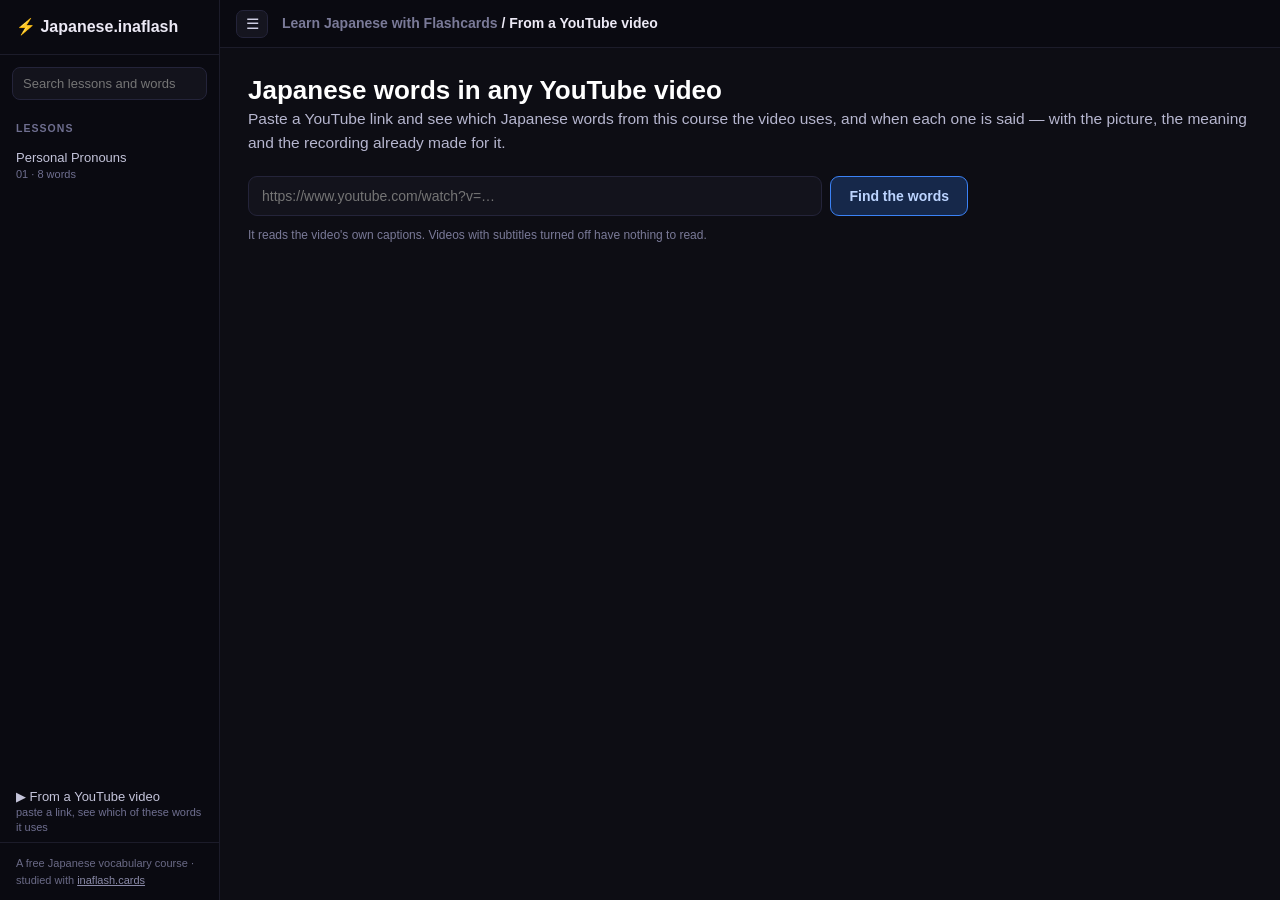
<file: video/index.html>
<!DOCTYPE html>
<html lang="en">
<head>
<meta charset="utf-8"/>
<meta name="viewport" content="width=device-width,initial-scale=1"/>
<title>Japanese words in any YouTube video</title>
<meta name="description" content="Paste a YouTube link and see which Japanese words from this course the video uses, and when each one is said — with the picture, the meaning and the recording already made for it."/>
<link rel="canonical" href="https://example.com/video/"/>
<meta property="og:type" content="website"/>
<meta property="og:title" content="Japanese words in any YouTube video"/>
<meta property="og:description" content="Paste a YouTube link and see which Japanese words from this course the video uses, and when each one is said — with the picture, the meaning and the recording already made for it."/>
<meta property="og:url" content="https://example.com/video/"/>
<meta property="og:site_name" content="Learn Japanese with Flashcards"/>
<meta name="twitter:card" content="summary"/>
<meta name="twitter:title" content="Japanese words in any YouTube video"/>
<meta name="twitter:description" content="Paste a YouTube link and see which Japanese words from this course the video uses, and when each one is said — with the picture, the meaning and the recording already made for it."/>
<meta name="theme-color" content="#0d0d14"/>
<link rel="icon" href='data:image/svg+xml,<svg xmlns="http://www.w3.org/2000/svg" viewBox="0 0 24 24"><rect x="1.5" y="1.5" width="21" height="21" rx="5" fill="%2310131f" stroke="%233b82f6" stroke-width="1"/><polygon points="12.67 4.5 6 13.5 12 13.5 11.33 19.5 18 10.5 12 10.5 12.67 4.5" fill="%233b82f6"/></svg>'/>
<link rel="stylesheet" href="../style.css?v=8cc86595"/>
</head>
<body class="shell" data-root=".." data-transcript="/api/transcript">
<div class="page">
<aside class="menu">
  <a class="brand" href="https://example.com/"><span class="bolt">⚡</span> Japanese.inaflash</a>
  <div class="find"><input id="find" type="search" placeholder="Search lessons and words" aria-label="Search lessons and words" autocomplete="off"/></div>
  <nav id="nav">
    <div class="grp" data-grp>Lessons</div>
<a class="item" href="https://example.com/01-personal-pronouns/" data-title="personal pronouns">Personal Pronouns<span class="sub">01 · 8 words</span></a>
    <div class="none" id="nohits" hidden>Nothing matches.</div>
  </nav>
  <a class="item" href="https://example.com/video/" style="margin:6px 8px 0">▶ From a YouTube video<span class="sub">paste a link, see which of these words it uses</span></a>
  <div class="foot">A free Japanese vocabulary course · studied with <a href="https://inaflash.cards" target="_blank" rel="noopener">inaflash.cards</a></div>
</aside>
<div class="scrim" id="scrim"></div>
  <div class="slider">
    <button class="burger" id="burger" aria-label="Menu">☰</button>
    <div class="name"><a href="https://example.com/">Learn Japanese with Flashcards</a> / From a YouTube video</div>
  </div>
  <div class="wide">
    <h1 style="font-size:26px;color:#fff;line-height:1.25">Japanese words in any YouTube video</h1>
    <p class="lead">Paste a YouTube link and see which Japanese words from this course the video uses, and when each one is said — with the picture, the meaning and the recording already made for it.</p>
    <form id="vform" class="paste">
      <input id="vurl" type="url" inputmode="url" placeholder="https://www.youtube.com/watch?v=…" aria-label="YouTube link"/>
      <button id="vgo" class="btn primary" type="submit">Find the words</button>
    </form>
    <p class="cta-note" style="margin-top:10px">It reads the video's own captions. Videos with subtitles turned off have nothing to read.</p>
    <div id="vout"></div>
  </div>
</div>
<script>window.WB_LESSONS={"JA_L000001":{"title":"Personal Pronouns","href":"https://example.com/01-personal-pronouns/"}};</script>
<script>
(function(){
 var nav=document.getElementById('nav'),find=document.getElementById('find'),
     none=document.getElementById('nohits'),idx=null,idxTried=false;
 function items(){return nav?nav.querySelectorAll('a.item'):[];}
 function filter(q){
  q=(q||'').trim().toLowerCase();var hits=0,i,a=items();
  for(i=0;i<a.length;i++){
   var t=a[i].dataset.title||'',w=a[i].dataset.words||'',
       dup=a[i].classList.contains('dup');
   // the shortcut list at the top repeats lessons from the full one below;
   // while searching, only the full list answers, so a hit appears once
   var on=q?(!dup&&(t.indexOf(q)>=0||w.indexOf(q)>=0)):true;
   a[i].hidden=!on;if(on&&q)hits++;
  }
  var g=nav?nav.querySelectorAll('[data-grp]'):[];
  for(i=0;i<g.length;i++)g[i].hidden=!!q;
  if(none)none.hidden=!q||hits>0;
 }
 function loadIndex(){
  if(idxTried)return;idxTried=true;
  var base=document.body.dataset.root||'';
  fetch(base+'/search.json').then(function(r){return r.json();}).then(function(j){
   idx=j;var a=items(),by={},i;
   for(i=0;i<(j.lessons||[]).length;i++)by[j.lessons[i].folder]=j.lessons[i].words;
   for(i=0;i<a.length;i++){
    var m=a[i].getAttribute('href').replace(/\/$/,'').split('/').pop();
    if(by[m])a[i].dataset.words=by[m];
   }
   filter(find?find.value:'');
  }).catch(function(){});
 }
 if(find){find.addEventListener('input',function(){loadIndex();filter(find.value);});
          find.addEventListener('focus',loadIndex);}

 var cards=[].slice.call(document.querySelectorAll('.card')),at=0,
     prev=document.getElementById('prev'),next=document.getElementById('next'),
     count=document.getElementById('count'),scrub=document.getElementById('scrub'),
     pic=document.getElementById('pic');
 function show(n){
  if(!cards.length)return;
  at=Math.max(0,Math.min(cards.length-1,n));
  for(var i=0;i<cards.length;i++)cards[i].hidden=(i!==at);
  if(count)count.textContent=(at+1)+' / '+cards.length;
  if(prev)prev.disabled=at===0;
  if(next)next.disabled=at===cards.length-1;
  if(scrub)scrub.value=at+1;
  if(pic){
   var c=cards[at],src=c.dataset.img||'',alt=c.dataset.alt||'',
       ch=c.dataset.ch||'';
   pic.innerHTML='';
   var f=document.createElement('figure');
   function blank(){var d=document.createElement('div');d.className='nopic';
                    d.textContent=ch;return d;}
   if(src){
    var im=new Image();im.alt=alt;im.loading='eager';
    // a picture that will not load leaves the alt text sitting in the middle
    // of an empty column, which reads as a broken page rather than a word
    // without a picture yet
    im.onerror=function(){f.innerHTML='';f.appendChild(blank());};
    im.src=src;f.appendChild(im);
   }else{f.appendChild(blank());}
   pic.appendChild(f);
  }
  if(history.replaceState)history.replaceState(null,'','#'+(at+1));
 }
 if(prev)prev.onclick=function(){show(at-1);};
 if(next)next.onclick=function(){show(at+1);};
 if(scrub)scrub.oninput=function(){show(+scrub.value-1);};
 document.addEventListener('keydown',function(e){
  if(e.target&&/INPUT|TEXTAREA/.test(e.target.tagName))return;
  if(e.key==='ArrowLeft')show(at-1);
  if(e.key==='ArrowRight')show(at+1);
 });
 if(cards.length){
  var start=parseInt((location.hash||'').slice(1),10);
  show(isFinite(start)&&start>0?start-1:0);
 }
 document.addEventListener('click',function(e){
  var b=e.target.closest?e.target.closest('[data-play]'):null;
  if(b){new Audio(b.dataset.play).play();}
 });

 // Remember where the reader got to, so the front page can send them back.
 // Only a real lesson page writes it: the front page renders lesson one for
 // everyone who has not been here, and it should not thereby claim that
 // lesson one is where they left off.
 try{var mine=document.body.dataset.lesson;
     if(mine)localStorage.setItem('wb.last',mine);}catch(e){}

 // ☰ — a drawer on a phone, a collapse on a laptop. Same button, because it
 // means the same thing: show me the menu, or give me the room back.
 var burger=document.getElementById('burger'),scrim=document.getElementById('scrim'),
     phone=function(){return matchMedia('(max-width:900px)').matches;};
 function menu(open){
  if(phone())document.body.classList.toggle('menu-open',open);
  else{document.body.classList.toggle('menu-hidden',!open);
       try{localStorage.setItem('menu',open?'1':'0');}catch(e){}}
 }
 function isOpen(){return phone()?document.body.classList.contains('menu-open')
                                :!document.body.classList.contains('menu-hidden');}
 try{if(localStorage.getItem('menu')==='0')
      document.body.classList.add('menu-hidden');}catch(e){}
 if(burger)burger.onclick=function(){menu(!isOpen());};
 if(scrim)scrim.onclick=function(){menu(false);};
 if(nav)nav.addEventListener('click',function(e){
  if(e.target.closest&&e.target.closest('a')&&phone())menu(false);});
 document.addEventListener('keydown',function(e){
  if(e.key==='Escape'&&phone())menu(false);});
})();
</script>
<script>
(function(){
 var form=document.getElementById('vform'),input=document.getElementById('vurl'),
     out=document.getElementById('vout'),go=document.getElementById('vgo'),
     ENDPOINT=document.body.dataset.transcript||'/api/transcript',
     cards=null,index=null,maxLen=1;

 function say(html,cls){out.className='';if(cls)out.className=cls;
                        out.innerHTML=html;}
 function esc(s){return String(s==null?'':s).replace(/[&<>"]/g,function(c){
   return {'&':'&amp;','<':'&lt;','>':'&gt;','"':'&quot;'}[c];});}

 // The vocabulary, indexed by text. Same idea as the tokeniser in the app:
 // the dictionary IS the segmenter, because Thai has no spaces and the only
 // words worth finding are the ones this course teaches.
 function loadCards(){
  if(cards)return Promise.resolve(cards);
  var base=document.body.dataset.root||'.';
  return fetch(base+'/th/cards.json').then(function(r){
   if(!r.ok)throw new Error('could not load the course vocabulary');
   return r.json();
  }).then(function(j){
   cards=Array.isArray(j)?j:(j.cards||[]);
   index={};
   for(var i=0;i<cards.length;i++){
    var w=(cards[i].word||'').normalize('NFC').trim();
    if(!w)continue;
    if(!(w in index))index[w]=cards[i];
    if(w.length>maxLen)maxLen=Math.min(w.length,30);
   }
   return cards;
  });
 }

 var PUNCT=' \t\n\r ​!"#$%&\'()*+,-./:;<=>?@[\\]^_`{|}~ๆฯ…“”‘’–—';
 // Longest match wins: ข้าวเหนียว is one word, not ข้าว + เหนียว.
 function match(text,hits,unknown,at){
  text=(text||'').normalize('NFC');
  var i=0,n=text.length,pendStart=-1;
  function flush(end){
   if(pendStart<0)return;
   var span=text.slice(pendStart,end).trim();
   if(span.length>1)unknown[span]=(unknown[span]||0)+1;
   pendStart=-1;
  }
  while(i<n){
   if(PUNCT.indexOf(text[i])>=0){flush(i);i++;continue;}
   var found=null,len=Math.min(maxLen,n-i);
   for(;len>0;len--){
    var cand=text.substr(i,len);
    if(index[cand]){found=cand;break;}
   }
   if(found){
    flush(i);
    var card=index[found],rec=hits[card.id];
    if(!rec){rec=hits[card.id]={card:card,count:0,at:[]};}
    rec.count++;
    if(rec.at.length<6&&rec.at.indexOf(at.time)<0)
     rec.at.push(at.time),rec.secs=rec.secs||[],
     rec.secs.push(Math.round(at.start_ms/1000));
    i+=found.length;
   }else{
    if(pendStart<0)pendStart=i;
    i++;
   }
  }
  flush(n);
 }

 function render(data,hits,unknown){
  var list=Object.keys(hits).map(function(k){return hits[k];});
  list.sort(function(a,b){return (a.secs&&a.secs[0]||0)-(b.secs&&b.secs[0]||0);});
  var unknownList=Object.keys(unknown)
    .sort(function(a,b){return unknown[b]-unknown[a];}).slice(0,60);
  var vid=data.video.id;

  var html=''
   +'<div class="vstat">'
   +'<div><b>'+list.length+'</b><span>words from this course</span></div>'
   +'<div><b>'+data.segment_count+'</b><span>caption lines</span></div>'
   +'<div><b>'+unknownList.length+'</b><span>words it uses that the course does not</span></div>'
   +'</div>';

  if(!list.length){
   html+='<p class="cta-note" style="margin-top:18px">None of this course\'s '
       +'words turned up in that video. It may be on a subject the course does '
       +'not cover yet — or its captions may be in another language.</p>';
  }else{
   html+='<h2 class="sec-h">In this video, in the order they are said</h2>'
       +'<div class="vhits">';
   for(var i=0;i<list.length;i++){
    var r=list[i],c=r.card,
        img=(c.images&&c.images[0])
            ?'<img src="'+esc(c.images[0])+'" alt="" loading="lazy"/>'
            :(c.emoji?'<div class="vemoji">'+esc(c.emoji)+'</div>':''),
        aud=(c.audio&&c.audio.word)
            ?'<button class="say" data-play="'+esc(c.audio.word)+'" '
             +'aria-label="Play">&#128266;</button>':'',
        times='';
    for(var k=0;k<r.at.length;k++){
     times+='<a href="https://www.youtube.com/watch?v='+esc(vid)+'&t='
          +(r.secs[k]||0)+'s" target="_blank" rel="noopener">'
          +esc(r.at[k])+'</a>';
    }
    html+='<div class="vcard">'+img+'<div class="b">'
        +'<div class="w" lang="th">'+esc(c.word)+aud+'</div>'
        +(c.romanization?'<div class="r">'+esc(c.romanization)+'</div>':'')
        +'<div class="m">'+esc(c.meanings)+'</div>'
        +'<div class="at">'+times+'</div>'
        +'</div></div>';
   }
   html+='</div>';

   // Where to actually study them. Every one of these words belongs to a
   // lesson that already has a working Study button, so the honest thing is
   // to send people there rather than mint a deck this page cannot host.
   var lessons={};
   for(var j=0;j<list.length;j++){
    var ls=list[j].card.lessons||[];
    for(var m=0;m<ls.length;m++)lessons[ls[m]]=(lessons[ls[m]]||0)+1;
   }
   var lids=Object.keys(lessons).sort(function(a,b){
    return lessons[b]-lessons[a];});
   if(lids.length&&window.WB_LESSONS){
    html+='<h2 class="sec-h">Study them</h2><ol class="lesson-list">';
    for(var q=0;q<Math.min(lids.length,5);q++){
     var L=window.WB_LESSONS[lids[q]];
     if(!L)continue;
     html+='<li><a class="lesson-link" href="'+esc(L.href)+'">'
         +'<span class="num">'+lessons[lids[q]]+'</span>'
         +'<span class="meta"><span class="lt">'+esc(L.title)+'</span>'
         +'<span class="ld">'+lessons[lids[q]]+' of its words are in this '
         +'video</span></span><span class="go">&rarr;</span></a></li>';
    }
    html+='</ol>';
   }
  }

  if(unknownList.length){
   html+='<h2 class="sec-h">It also uses these, which the course has not '
       +'taught yet</h2><div class="vmiss" lang="th">'
       +unknownList.map(esc).join(' ')+'</div>';
  }
  say(html);
 }

 function run(url){
  say('<p class="cta-note">Reading the captions&hellip;</p>');
  go.disabled=true;
  Promise.all([
   loadCards(),
   fetch(ENDPOINT,{method:'POST',headers:{'Content-Type':'application/json'},
                   body:JSON.stringify({url:url,lang:'th'})})
    .then(function(r){return r.json().then(function(j){
     if(!r.ok)throw new Error(j.error||('the transcript service said '+r.status));
     return j;});})
  ]).then(function(both){
   var data=both[1],hits={},unknown={};
   for(var i=0;i<data.segments.length;i++)
    match(data.segments[i].text,hits,unknown,data.segments[i]);
   render(data,hits,unknown);
  }).catch(function(e){
   say('<p class="cta-note" style="color:#e08a8a">'+esc(e.message)+'</p>');
  }).then(function(){go.disabled=false;});
 }

 if(form)form.addEventListener('submit',function(e){
  e.preventDefault();
  var v=(input.value||'').trim();
  if(!v)return;
  history.replaceState(null,'','?v='+encodeURIComponent(v));
  run(v);
 });
 var pre=new URLSearchParams(location.search).get('v');
 if(pre){input.value=pre;run(pre);}
})();
</script>
<script type="application/ld+json">{"@context":"https://schema.org","@type":"WebApplication","name":"Japanese words in any YouTube video","description":"Paste a YouTube link and see which Japanese words from this course the video uses, and when each one is said — with the picture, the meaning and the recording already made for it.","url":"https://example.com/video/","applicationCategory":"EducationalApplication","operatingSystem":"Any","offers":{"@type":"Offer","price":"0","priceCurrency":"USD"},"isPartOf":{"@type":"Course","name":"Learn Japanese with Flashcards","url":"https://example.com/"}}</script></body></html>
</file>
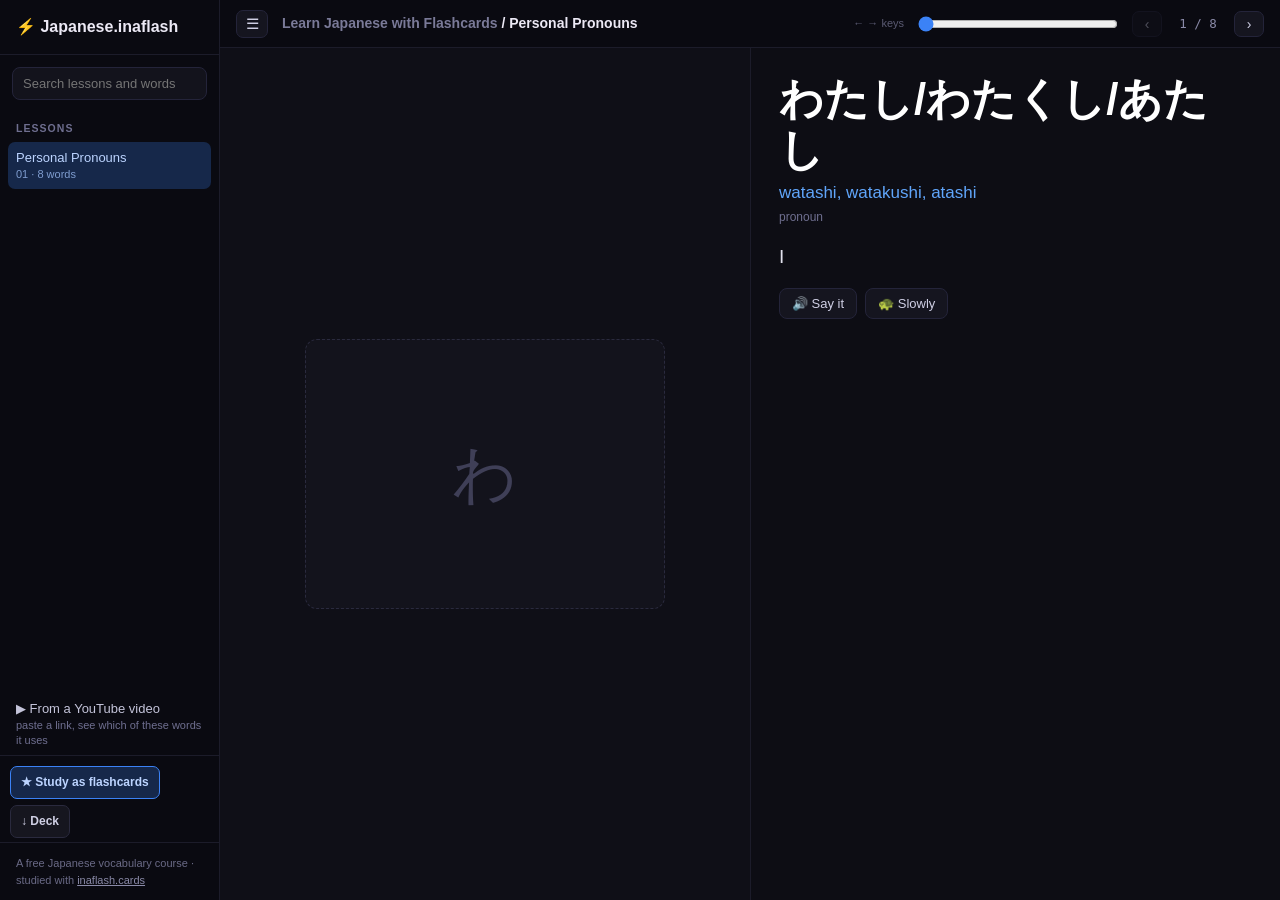
<file: data/01-personal-pronouns/index.html>
<!DOCTYPE html>
<html lang="en">
<head>
<meta charset="utf-8"/>
<meta name="viewport" content="width=device-width,initial-scale=1"/>
<title>Japanese Vocabulary: Personal Pronouns</title>
<meta name="description" content="Learn the basic Japanese pronouns for I, you, he, and we."/>
<link rel="canonical" href="jp.inaflash.cards/01-personal-pronouns/"/>
<meta property="og:type" content="article"/>
<meta property="og:title" content="Japanese Vocabulary: Personal Pronouns"/>
<meta property="og:description" content="Learn the basic Japanese pronouns for I, you, he, and we."/>
<meta property="og:url" content="jp.inaflash.cards/01-personal-pronouns/"/>
<meta property="og:site_name" content="Learn Japanese with Flashcards"/>
<meta name="twitter:card" content="summary"/>
<meta name="twitter:title" content="Japanese Vocabulary: Personal Pronouns"/>
<meta name="twitter:description" content="Learn the basic Japanese pronouns for I, you, he, and we."/>
<meta name="theme-color" content="#0d0d14"/>
<link rel="icon" href='data:image/svg+xml,<svg xmlns="http://www.w3.org/2000/svg" viewBox="0 0 24 24"><rect x="1.5" y="1.5" width="21" height="21" rx="5" fill="%2310131f" stroke="%233b82f6" stroke-width="1"/><polygon points="12.67 4.5 6 13.5 12 13.5 11.33 19.5 18 10.5 12 10.5 12.67 4.5" fill="%233b82f6"/></svg>'/>
<link rel="stylesheet" href="../style.css?v=8cc86595"/>
</head>
<body class="shell" data-root=".." data-lesson="01-personal-pronouns">
<div class="page">
<aside class="menu">
  <a class="brand" href="jp.inaflash.cards/"><span class="bolt">⚡</span> Japanese.inaflash</a>
  <div class="find"><input id="find" type="search" placeholder="Search lessons and words" aria-label="Search lessons and words" autocomplete="off"/></div>
  <nav id="nav">
    <div class="grp" data-grp>Lessons</div>
<a class="item on" href="jp.inaflash.cards/01-personal-pronouns/" data-title="personal pronouns">Personal Pronouns<span class="sub">01 · 8 words</span></a>
    <div class="none" id="nohits" hidden>Nothing matches.</div>
  </nav>
  <a class="item" href="jp.inaflash.cards/video/" style="margin:6px 8px 0">▶ From a YouTube video<span class="sub">paste a link, see which of these words it uses</span></a>
  <div class="acts"><a class="btn primary" href="https://inaflash.cards/#import=jp.inaflash.cards%2Fdecks%2F01-personal-pronouns.json">★ Study as flashcards</a><a class="btn" href="../decks/01-personal-pronouns.json" download>↓ Deck</a></div>
  <div class="foot">A free Japanese vocabulary course · studied with <a href="https://inaflash.cards" target="_blank" rel="noopener">inaflash.cards</a></div>
</aside>
<div class="scrim" id="scrim"></div>
  <div class="slider">
    <button class="burger" id="burger" aria-label="Menu">☰</button>
    <div class="name"><a href="jp.inaflash.cards/">Learn Japanese with Flashcards</a> / Personal Pronouns</div>
    <span class="hint" aria-hidden="true">← → keys</span>
    <input class="scrub" id="scrub" type="range" min="1" max="8" value="1" step="1" aria-label="Move through the words"/>
    <div class="pager"><button id="prev" aria-label="Previous word">‹</button><span class="count" id="count">1 / 8</span><button id="next" aria-label="Next word">›</button></div>
  </div>
  <div class="left" id="pic"><figure><div class="nopic">わ</div></figure></div>
  <div class="right info">
    <h1 class="seo">Japanese Vocabulary: Personal Pronouns</h1>
    <p class="seo">Learn the basic Japanese pronouns for I, you, he, and we.</p>
<article class="card" data-img="" data-alt="I — わたし/わたくし/あたし" data-ch="わ">
  <div class="th" lang="ja">わたし/わたくし/あたし</div>
  <div class="rom">watashi, watakushi, atashi</div><div class="pos">pronoun</div>
  <div class="en">I</div>
  <div class="plays"><button data-play="https://pub-1a03a552b5064c9990dda34518ab71aa.r2.dev/ja/audio/JA_000296.mp3" aria-label="Play わたし/わたくし/あたし">🔊 Say it</button><button data-play="https://pub-1a03a552b5064c9990dda34518ab71aa.r2.dev/ja/audio/JA_000296_slow.mp3" aria-label="Play わたし/わたくし/あたし slowly">🐢 Slowly</button></div>
</article>
<article class="card" data-img="" data-alt="I, used by male speakers — ぼく" data-ch="ぼ">
  <div class="th" lang="ja">ぼく</div>
  <div class="rom">boku</div><div class="pos">pronoun</div>
  <div class="en">I, used by male speakers</div>
  <div class="plays"><button data-play="https://pub-1a03a552b5064c9990dda34518ab71aa.r2.dev/ja/audio/JA_000339.mp3" aria-label="Play ぼく">🔊 Say it</button><button data-play="https://pub-1a03a552b5064c9990dda34518ab71aa.r2.dev/ja/audio/JA_000339_slow.mp3" aria-label="Play ぼく slowly">🐢 Slowly</button></div>
</article>
<article class="card" data-img="" data-alt="he — かれ" data-ch="か">
  <div class="th" lang="ja">かれ</div>
  <div class="rom">kare</div><div class="pos">pronoun</div>
  <div class="en">he</div>
  <div class="plays"><button data-play="https://pub-1a03a552b5064c9990dda34518ab71aa.r2.dev/ja/audio/JA_000341.mp3" aria-label="Play かれ">🔊 Say it</button><button data-play="https://pub-1a03a552b5064c9990dda34518ab71aa.r2.dev/ja/audio/JA_000341_slow.mp3" aria-label="Play かれ slowly">🐢 Slowly</button></div>
</article>
<article class="card" data-img="" data-alt="I (used by male speakers) — おれ" data-ch="お">
  <div class="th" lang="ja">おれ</div>
  <div class="rom">ore</div><div class="pos">pronoun</div>
  <div class="en">I (used by male speakers)</div>
  <div class="plays"><button data-play="https://pub-1a03a552b5064c9990dda34518ab71aa.r2.dev/ja/audio/JA_000496.mp3" aria-label="Play おれ">🔊 Say it</button><button data-play="https://pub-1a03a552b5064c9990dda34518ab71aa.r2.dev/ja/audio/JA_000496_slow.mp3" aria-label="Play おれ slowly">🐢 Slowly</button></div>
</article>
<article class="card" data-img="" data-alt="we — われわれ" data-ch="わ">
  <div class="th" lang="ja">われわれ</div>
  <div class="rom">wareware</div><div class="pos">pronoun</div>
  <div class="en">we</div>
  <div class="plays"><button data-play="https://pub-1a03a552b5064c9990dda34518ab71aa.r2.dev/ja/audio/JA_000656.mp3" aria-label="Play われわれ">🔊 Say it</button><button data-play="https://pub-1a03a552b5064c9990dda34518ab71aa.r2.dev/ja/audio/JA_000656_slow.mp3" aria-label="Play われわれ slowly">🐢 Slowly</button></div>
</article>
<article class="card" data-img="" data-alt="you (colloquial) — おまえ" data-ch="お">
  <div class="th" lang="ja">おまえ</div>
  <div class="rom">omae</div><div class="pos">noun</div>
  <div class="en">you (colloquial)</div>
  <div class="plays"><button data-play="https://pub-1a03a552b5064c9990dda34518ab71aa.r2.dev/ja/audio/JA_000724.mp3" aria-label="Play おまえ">🔊 Say it</button><button data-play="https://pub-1a03a552b5064c9990dda34518ab71aa.r2.dev/ja/audio/JA_000724_slow.mp3" aria-label="Play おまえ slowly">🐢 Slowly</button></div>
</article>
<article class="card" data-img="" data-alt="you — きみ" data-ch="き">
  <div class="th" lang="ja">きみ</div>
  <div class="rom">kimi</div><div class="pos">noun</div>
  <div class="en">you</div>
  <div class="plays"><button data-play="https://pub-1a03a552b5064c9990dda34518ab71aa.r2.dev/ja/audio/JA_000781.mp3" aria-label="Play きみ">🔊 Say it</button><button data-play="https://pub-1a03a552b5064c9990dda34518ab71aa.r2.dev/ja/audio/JA_000781_slow.mp3" aria-label="Play きみ slowly">🐢 Slowly</button></div>
</article>
<article class="card" data-img="" data-alt="they — かれ ら" data-ch="か">
  <div class="th" lang="ja">かれ ら</div>
  <div class="rom">kare-ra</div><div class="pos">pronoun</div>
  <div class="en">they</div>
  <div class="plays"><button data-play="https://pub-1a03a552b5064c9990dda34518ab71aa.r2.dev/ja/audio/JA_000590.mp3" aria-label="Play かれ ら">🔊 Say it</button><button data-play="https://pub-1a03a552b5064c9990dda34518ab71aa.r2.dev/ja/audio/JA_000590_slow.mp3" aria-label="Play かれ ら slowly">🐢 Slowly</button></div>
</article>
    <dl class="vocab seo"><h2>Vocabulary (8 words)</h2><div><dt lang="ja">わたし/わたくし/あたし <span class="rom">watashi, watakushi, atashi</span></dt><dd>I</dd></div><div><dt lang="ja">ぼく <span class="rom">boku</span></dt><dd>I, used by male speakers</dd></div><div><dt lang="ja">かれ <span class="rom">kare</span></dt><dd>he</dd></div><div><dt lang="ja">おれ <span class="rom">ore</span></dt><dd>I (used by male speakers)</dd></div><div><dt lang="ja">われわれ <span class="rom">wareware</span></dt><dd>we</dd></div><div><dt lang="ja">おまえ <span class="rom">omae</span></dt><dd>you (colloquial)</dd></div><div><dt lang="ja">きみ <span class="rom">kimi</span></dt><dd>you</dd></div><div><dt lang="ja">かれ ら <span class="rom">kare-ra</span></dt><dd>they</dd></div></dl>
  </div>
</div>
<script>
(function(){
 var nav=document.getElementById('nav'),find=document.getElementById('find'),
     none=document.getElementById('nohits'),idx=null,idxTried=false;
 function items(){return nav?nav.querySelectorAll('a.item'):[];}
 function filter(q){
  q=(q||'').trim().toLowerCase();var hits=0,i,a=items();
  for(i=0;i<a.length;i++){
   var t=a[i].dataset.title||'',w=a[i].dataset.words||'',
       dup=a[i].classList.contains('dup');
   // the shortcut list at the top repeats lessons from the full one below;
   // while searching, only the full list answers, so a hit appears once
   var on=q?(!dup&&(t.indexOf(q)>=0||w.indexOf(q)>=0)):true;
   a[i].hidden=!on;if(on&&q)hits++;
  }
  var g=nav?nav.querySelectorAll('[data-grp]'):[];
  for(i=0;i<g.length;i++)g[i].hidden=!!q;
  if(none)none.hidden=!q||hits>0;
 }
 function loadIndex(){
  if(idxTried)return;idxTried=true;
  var base=document.body.dataset.root||'';
  fetch(base+'/search.json').then(function(r){return r.json();}).then(function(j){
   idx=j;var a=items(),by={},i;
   for(i=0;i<(j.lessons||[]).length;i++)by[j.lessons[i].folder]=j.lessons[i].words;
   for(i=0;i<a.length;i++){
    var m=a[i].getAttribute('href').replace(/\/$/,'').split('/').pop();
    if(by[m])a[i].dataset.words=by[m];
   }
   filter(find?find.value:'');
  }).catch(function(){});
 }
 if(find){find.addEventListener('input',function(){loadIndex();filter(find.value);});
          find.addEventListener('focus',loadIndex);}

 var cards=[].slice.call(document.querySelectorAll('.card')),at=0,
     prev=document.getElementById('prev'),next=document.getElementById('next'),
     count=document.getElementById('count'),scrub=document.getElementById('scrub'),
     pic=document.getElementById('pic');
 function show(n){
  if(!cards.length)return;
  at=Math.max(0,Math.min(cards.length-1,n));
  for(var i=0;i<cards.length;i++)cards[i].hidden=(i!==at);
  if(count)count.textContent=(at+1)+' / '+cards.length;
  if(prev)prev.disabled=at===0;
  if(next)next.disabled=at===cards.length-1;
  if(scrub)scrub.value=at+1;
  if(pic){
   var c=cards[at],src=c.dataset.img||'',alt=c.dataset.alt||'',
       ch=c.dataset.ch||'';
   pic.innerHTML='';
   var f=document.createElement('figure');
   function blank(){var d=document.createElement('div');d.className='nopic';
                    d.textContent=ch;return d;}
   if(src){
    var im=new Image();im.alt=alt;im.loading='eager';
    // a picture that will not load leaves the alt text sitting in the middle
    // of an empty column, which reads as a broken page rather than a word
    // without a picture yet
    im.onerror=function(){f.innerHTML='';f.appendChild(blank());};
    im.src=src;f.appendChild(im);
   }else{f.appendChild(blank());}
   pic.appendChild(f);
  }
  if(history.replaceState)history.replaceState(null,'','#'+(at+1));
 }
 if(prev)prev.onclick=function(){show(at-1);};
 if(next)next.onclick=function(){show(at+1);};
 if(scrub)scrub.oninput=function(){show(+scrub.value-1);};
 document.addEventListener('keydown',function(e){
  if(e.target&&/INPUT|TEXTAREA/.test(e.target.tagName))return;
  if(e.key==='ArrowLeft')show(at-1);
  if(e.key==='ArrowRight')show(at+1);
 });
 if(cards.length){
  var start=parseInt((location.hash||'').slice(1),10);
  show(isFinite(start)&&start>0?start-1:0);
 }
 document.addEventListener('click',function(e){
  var b=e.target.closest?e.target.closest('[data-play]'):null;
  if(b){new Audio(b.dataset.play).play();}
 });

 // Remember where the reader got to, so the front page can send them back.
 // Only a real lesson page writes it: the front page renders lesson one for
 // everyone who has not been here, and it should not thereby claim that
 // lesson one is where they left off.
 try{var mine=document.body.dataset.lesson;
     if(mine)localStorage.setItem('wb.last',mine);}catch(e){}

 // ☰ — a drawer on a phone, a collapse on a laptop. Same button, because it
 // means the same thing: show me the menu, or give me the room back.
 var burger=document.getElementById('burger'),scrim=document.getElementById('scrim'),
     phone=function(){return matchMedia('(max-width:900px)').matches;};
 function menu(open){
  if(phone())document.body.classList.toggle('menu-open',open);
  else{document.body.classList.toggle('menu-hidden',!open);
       try{localStorage.setItem('menu',open?'1':'0');}catch(e){}}
 }
 function isOpen(){return phone()?document.body.classList.contains('menu-open')
                                :!document.body.classList.contains('menu-hidden');}
 try{if(localStorage.getItem('menu')==='0')
      document.body.classList.add('menu-hidden');}catch(e){}
 if(burger)burger.onclick=function(){menu(!isOpen());};
 if(scrim)scrim.onclick=function(){menu(false);};
 if(nav)nav.addEventListener('click',function(e){
  if(e.target.closest&&e.target.closest('a')&&phone())menu(false);});
 document.addEventListener('keydown',function(e){
  if(e.key==='Escape'&&phone())menu(false);});
})();
</script>
<script type="application/ld+json">{"@context":"https://schema.org","@type":"LearningResource","name":"Japanese Vocabulary: Personal Pronouns","description":"Learn the basic Japanese pronouns for I, you, he, and we.","url":"jp.inaflash.cards/01-personal-pronouns/","inLanguage":"ja","educationalLevel":"beginner","teaches":["I","I, used by male speakers","he","I (used by male speakers)","we","you (colloquial)","you","they"],"isPartOf":{"@type":"Course","name":"Learn Japanese with Flashcards","url":"jp.inaflash.cards/"},"provider":{"@type":"Organization","name":"inaflash.cards","url":"https://inaflash.cards"}}</script><script type="application/ld+json">{"@context":"https://schema.org","@type":"BreadcrumbList","itemListElement":[{"@type":"ListItem","position":1,"name":"Learn Japanese with Flashcards","item":"jp.inaflash.cards/"},{"@type":"ListItem","position":2,"name":"Personal Pronouns","item":"jp.inaflash.cards/01-personal-pronouns/"}]}</script></body></html>
</file>
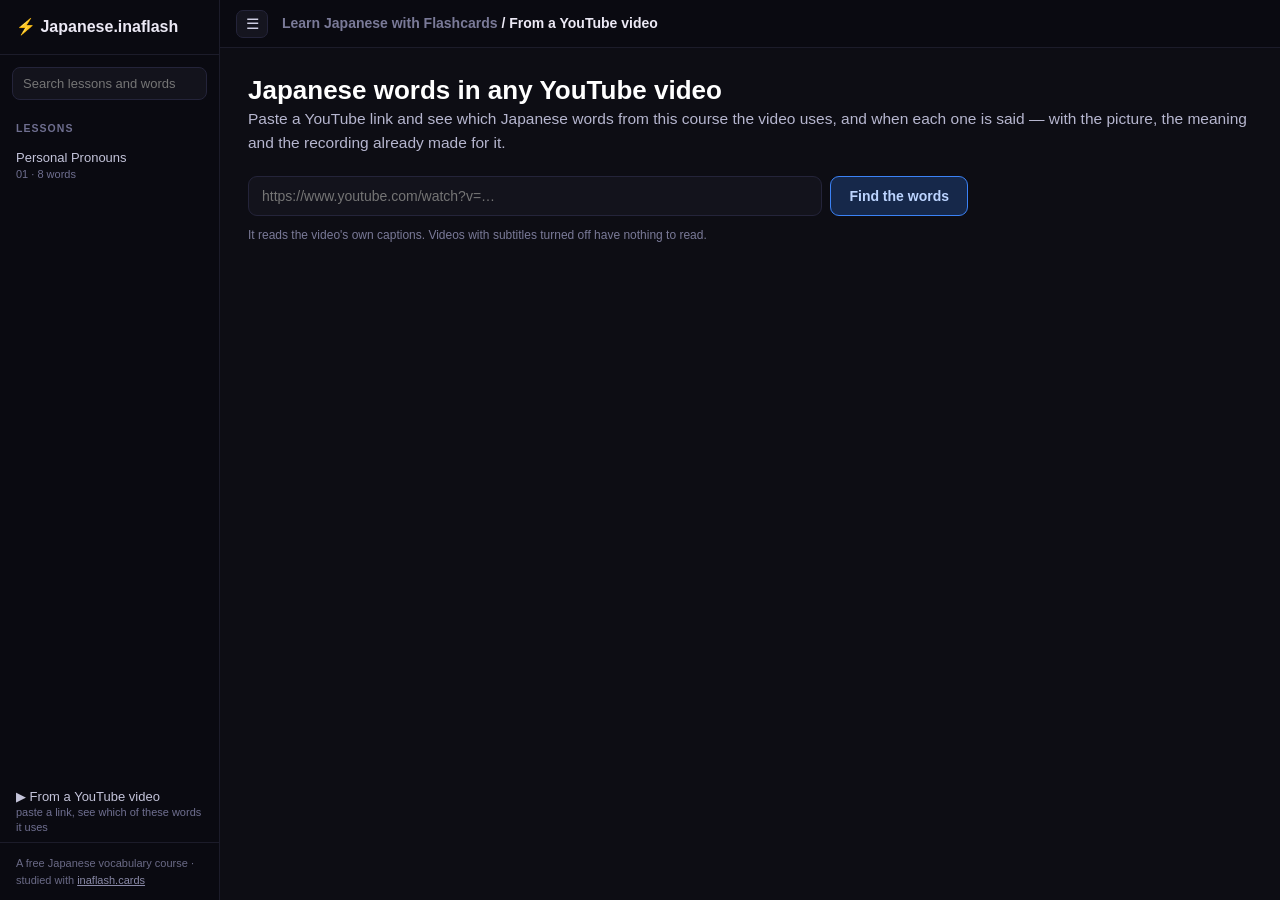
<file: data/video/index.html>
<!DOCTYPE html>
<html lang="en">
<head>
<meta charset="utf-8"/>
<meta name="viewport" content="width=device-width,initial-scale=1"/>
<title>Japanese words in any YouTube video</title>
<meta name="description" content="Paste a YouTube link and see which Japanese words from this course the video uses, and when each one is said — with the picture, the meaning and the recording already made for it."/>
<link rel="canonical" href="jp.inaflash.cards/video/"/>
<meta property="og:type" content="website"/>
<meta property="og:title" content="Japanese words in any YouTube video"/>
<meta property="og:description" content="Paste a YouTube link and see which Japanese words from this course the video uses, and when each one is said — with the picture, the meaning and the recording already made for it."/>
<meta property="og:url" content="jp.inaflash.cards/video/"/>
<meta property="og:site_name" content="Learn Japanese with Flashcards"/>
<meta name="twitter:card" content="summary"/>
<meta name="twitter:title" content="Japanese words in any YouTube video"/>
<meta name="twitter:description" content="Paste a YouTube link and see which Japanese words from this course the video uses, and when each one is said — with the picture, the meaning and the recording already made for it."/>
<meta name="theme-color" content="#0d0d14"/>
<link rel="icon" href='data:image/svg+xml,<svg xmlns="http://www.w3.org/2000/svg" viewBox="0 0 24 24"><rect x="1.5" y="1.5" width="21" height="21" rx="5" fill="%2310131f" stroke="%233b82f6" stroke-width="1"/><polygon points="12.67 4.5 6 13.5 12 13.5 11.33 19.5 18 10.5 12 10.5 12.67 4.5" fill="%233b82f6"/></svg>'/>
<link rel="stylesheet" href="../style.css?v=8cc86595"/>
</head>
<body class="shell" data-root=".." data-transcript="/api/transcript">
<div class="page">
<aside class="menu">
  <a class="brand" href="jp.inaflash.cards/"><span class="bolt">⚡</span> Japanese.inaflash</a>
  <div class="find"><input id="find" type="search" placeholder="Search lessons and words" aria-label="Search lessons and words" autocomplete="off"/></div>
  <nav id="nav">
    <div class="grp" data-grp>Lessons</div>
<a class="item" href="jp.inaflash.cards/01-personal-pronouns/" data-title="personal pronouns">Personal Pronouns<span class="sub">01 · 8 words</span></a>
    <div class="none" id="nohits" hidden>Nothing matches.</div>
  </nav>
  <a class="item" href="jp.inaflash.cards/video/" style="margin:6px 8px 0">▶ From a YouTube video<span class="sub">paste a link, see which of these words it uses</span></a>
  <div class="foot">A free Japanese vocabulary course · studied with <a href="https://inaflash.cards" target="_blank" rel="noopener">inaflash.cards</a></div>
</aside>
<div class="scrim" id="scrim"></div>
  <div class="slider">
    <button class="burger" id="burger" aria-label="Menu">☰</button>
    <div class="name"><a href="jp.inaflash.cards/">Learn Japanese with Flashcards</a> / From a YouTube video</div>
  </div>
  <div class="wide">
    <h1 style="font-size:26px;color:#fff;line-height:1.25">Japanese words in any YouTube video</h1>
    <p class="lead">Paste a YouTube link and see which Japanese words from this course the video uses, and when each one is said — with the picture, the meaning and the recording already made for it.</p>
    <form id="vform" class="paste">
      <input id="vurl" type="url" inputmode="url" placeholder="https://www.youtube.com/watch?v=…" aria-label="YouTube link"/>
      <button id="vgo" class="btn primary" type="submit">Find the words</button>
    </form>
    <p class="cta-note" style="margin-top:10px">It reads the video's own captions. Videos with subtitles turned off have nothing to read.</p>
    <div id="vout"></div>
  </div>
</div>
<script>window.WB_LESSONS={"JA_L000001":{"title":"Personal Pronouns","href":"jp.inaflash.cards/01-personal-pronouns/"}};</script>
<script>
(function(){
 var nav=document.getElementById('nav'),find=document.getElementById('find'),
     none=document.getElementById('nohits'),idx=null,idxTried=false;
 function items(){return nav?nav.querySelectorAll('a.item'):[];}
 function filter(q){
  q=(q||'').trim().toLowerCase();var hits=0,i,a=items();
  for(i=0;i<a.length;i++){
   var t=a[i].dataset.title||'',w=a[i].dataset.words||'',
       dup=a[i].classList.contains('dup');
   // the shortcut list at the top repeats lessons from the full one below;
   // while searching, only the full list answers, so a hit appears once
   var on=q?(!dup&&(t.indexOf(q)>=0||w.indexOf(q)>=0)):true;
   a[i].hidden=!on;if(on&&q)hits++;
  }
  var g=nav?nav.querySelectorAll('[data-grp]'):[];
  for(i=0;i<g.length;i++)g[i].hidden=!!q;
  if(none)none.hidden=!q||hits>0;
 }
 function loadIndex(){
  if(idxTried)return;idxTried=true;
  var base=document.body.dataset.root||'';
  fetch(base+'/search.json').then(function(r){return r.json();}).then(function(j){
   idx=j;var a=items(),by={},i;
   for(i=0;i<(j.lessons||[]).length;i++)by[j.lessons[i].folder]=j.lessons[i].words;
   for(i=0;i<a.length;i++){
    var m=a[i].getAttribute('href').replace(/\/$/,'').split('/').pop();
    if(by[m])a[i].dataset.words=by[m];
   }
   filter(find?find.value:'');
  }).catch(function(){});
 }
 if(find){find.addEventListener('input',function(){loadIndex();filter(find.value);});
          find.addEventListener('focus',loadIndex);}

 var cards=[].slice.call(document.querySelectorAll('.card')),at=0,
     prev=document.getElementById('prev'),next=document.getElementById('next'),
     count=document.getElementById('count'),scrub=document.getElementById('scrub'),
     pic=document.getElementById('pic');
 function show(n){
  if(!cards.length)return;
  at=Math.max(0,Math.min(cards.length-1,n));
  for(var i=0;i<cards.length;i++)cards[i].hidden=(i!==at);
  if(count)count.textContent=(at+1)+' / '+cards.length;
  if(prev)prev.disabled=at===0;
  if(next)next.disabled=at===cards.length-1;
  if(scrub)scrub.value=at+1;
  if(pic){
   var c=cards[at],src=c.dataset.img||'',alt=c.dataset.alt||'',
       ch=c.dataset.ch||'';
   pic.innerHTML='';
   var f=document.createElement('figure');
   function blank(){var d=document.createElement('div');d.className='nopic';
                    d.textContent=ch;return d;}
   if(src){
    var im=new Image();im.alt=alt;im.loading='eager';
    // a picture that will not load leaves the alt text sitting in the middle
    // of an empty column, which reads as a broken page rather than a word
    // without a picture yet
    im.onerror=function(){f.innerHTML='';f.appendChild(blank());};
    im.src=src;f.appendChild(im);
   }else{f.appendChild(blank());}
   pic.appendChild(f);
  }
  if(history.replaceState)history.replaceState(null,'','#'+(at+1));
 }
 if(prev)prev.onclick=function(){show(at-1);};
 if(next)next.onclick=function(){show(at+1);};
 if(scrub)scrub.oninput=function(){show(+scrub.value-1);};
 document.addEventListener('keydown',function(e){
  if(e.target&&/INPUT|TEXTAREA/.test(e.target.tagName))return;
  if(e.key==='ArrowLeft')show(at-1);
  if(e.key==='ArrowRight')show(at+1);
 });
 if(cards.length){
  var start=parseInt((location.hash||'').slice(1),10);
  show(isFinite(start)&&start>0?start-1:0);
 }
 document.addEventListener('click',function(e){
  var b=e.target.closest?e.target.closest('[data-play]'):null;
  if(b){new Audio(b.dataset.play).play();}
 });

 // Remember where the reader got to, so the front page can send them back.
 // Only a real lesson page writes it: the front page renders lesson one for
 // everyone who has not been here, and it should not thereby claim that
 // lesson one is where they left off.
 try{var mine=document.body.dataset.lesson;
     if(mine)localStorage.setItem('wb.last',mine);}catch(e){}

 // ☰ — a drawer on a phone, a collapse on a laptop. Same button, because it
 // means the same thing: show me the menu, or give me the room back.
 var burger=document.getElementById('burger'),scrim=document.getElementById('scrim'),
     phone=function(){return matchMedia('(max-width:900px)').matches;};
 function menu(open){
  if(phone())document.body.classList.toggle('menu-open',open);
  else{document.body.classList.toggle('menu-hidden',!open);
       try{localStorage.setItem('menu',open?'1':'0');}catch(e){}}
 }
 function isOpen(){return phone()?document.body.classList.contains('menu-open')
                                :!document.body.classList.contains('menu-hidden');}
 try{if(localStorage.getItem('menu')==='0')
      document.body.classList.add('menu-hidden');}catch(e){}
 if(burger)burger.onclick=function(){menu(!isOpen());};
 if(scrim)scrim.onclick=function(){menu(false);};
 if(nav)nav.addEventListener('click',function(e){
  if(e.target.closest&&e.target.closest('a')&&phone())menu(false);});
 document.addEventListener('keydown',function(e){
  if(e.key==='Escape'&&phone())menu(false);});
})();
</script>
<script>
(function(){
 var form=document.getElementById('vform'),input=document.getElementById('vurl'),
     out=document.getElementById('vout'),go=document.getElementById('vgo'),
     ENDPOINT=document.body.dataset.transcript||'/api/transcript',
     cards=null,index=null,maxLen=1;

 function say(html,cls){out.className='';if(cls)out.className=cls;
                        out.innerHTML=html;}
 function esc(s){return String(s==null?'':s).replace(/[&<>"]/g,function(c){
   return {'&':'&amp;','<':'&lt;','>':'&gt;','"':'&quot;'}[c];});}

 // The vocabulary, indexed by text. Same idea as the tokeniser in the app:
 // the dictionary IS the segmenter, because Thai has no spaces and the only
 // words worth finding are the ones this course teaches.
 function loadCards(){
  if(cards)return Promise.resolve(cards);
  var base=document.body.dataset.root||'.';
  return fetch(base+'/th/cards.json').then(function(r){
   if(!r.ok)throw new Error('could not load the course vocabulary');
   return r.json();
  }).then(function(j){
   cards=Array.isArray(j)?j:(j.cards||[]);
   index={};
   for(var i=0;i<cards.length;i++){
    var w=(cards[i].word||'').normalize('NFC').trim();
    if(!w)continue;
    if(!(w in index))index[w]=cards[i];
    if(w.length>maxLen)maxLen=Math.min(w.length,30);
   }
   return cards;
  });
 }

 var PUNCT=' \t\n\r ​!"#$%&\'()*+,-./:;<=>?@[\\]^_`{|}~ๆฯ…“”‘’–—';
 // Longest match wins: ข้าวเหนียว is one word, not ข้าว + เหนียว.
 function match(text,hits,unknown,at){
  text=(text||'').normalize('NFC');
  var i=0,n=text.length,pendStart=-1;
  function flush(end){
   if(pendStart<0)return;
   var span=text.slice(pendStart,end).trim();
   if(span.length>1)unknown[span]=(unknown[span]||0)+1;
   pendStart=-1;
  }
  while(i<n){
   if(PUNCT.indexOf(text[i])>=0){flush(i);i++;continue;}
   var found=null,len=Math.min(maxLen,n-i);
   for(;len>0;len--){
    var cand=text.substr(i,len);
    if(index[cand]){found=cand;break;}
   }
   if(found){
    flush(i);
    var card=index[found],rec=hits[card.id];
    if(!rec){rec=hits[card.id]={card:card,count:0,at:[]};}
    rec.count++;
    if(rec.at.length<6&&rec.at.indexOf(at.time)<0)
     rec.at.push(at.time),rec.secs=rec.secs||[],
     rec.secs.push(Math.round(at.start_ms/1000));
    i+=found.length;
   }else{
    if(pendStart<0)pendStart=i;
    i++;
   }
  }
  flush(n);
 }

 function render(data,hits,unknown){
  var list=Object.keys(hits).map(function(k){return hits[k];});
  list.sort(function(a,b){return (a.secs&&a.secs[0]||0)-(b.secs&&b.secs[0]||0);});
  var unknownList=Object.keys(unknown)
    .sort(function(a,b){return unknown[b]-unknown[a];}).slice(0,60);
  var vid=data.video.id;

  var html=''
   +'<div class="vstat">'
   +'<div><b>'+list.length+'</b><span>words from this course</span></div>'
   +'<div><b>'+data.segment_count+'</b><span>caption lines</span></div>'
   +'<div><b>'+unknownList.length+'</b><span>words it uses that the course does not</span></div>'
   +'</div>';

  if(!list.length){
   html+='<p class="cta-note" style="margin-top:18px">None of this course\'s '
       +'words turned up in that video. It may be on a subject the course does '
       +'not cover yet — or its captions may be in another language.</p>';
  }else{
   html+='<h2 class="sec-h">In this video, in the order they are said</h2>'
       +'<div class="vhits">';
   for(var i=0;i<list.length;i++){
    var r=list[i],c=r.card,
        img=(c.images&&c.images[0])
            ?'<img src="'+esc(c.images[0])+'" alt="" loading="lazy"/>'
            :(c.emoji?'<div class="vemoji">'+esc(c.emoji)+'</div>':''),
        aud=(c.audio&&c.audio.word)
            ?'<button class="say" data-play="'+esc(c.audio.word)+'" '
             +'aria-label="Play">&#128266;</button>':'',
        times='';
    for(var k=0;k<r.at.length;k++){
     times+='<a href="https://www.youtube.com/watch?v='+esc(vid)+'&t='
          +(r.secs[k]||0)+'s" target="_blank" rel="noopener">'
          +esc(r.at[k])+'</a>';
    }
    html+='<div class="vcard">'+img+'<div class="b">'
        +'<div class="w" lang="th">'+esc(c.word)+aud+'</div>'
        +(c.romanization?'<div class="r">'+esc(c.romanization)+'</div>':'')
        +'<div class="m">'+esc(c.meanings)+'</div>'
        +'<div class="at">'+times+'</div>'
        +'</div></div>';
   }
   html+='</div>';

   // Where to actually study them. Every one of these words belongs to a
   // lesson that already has a working Study button, so the honest thing is
   // to send people there rather than mint a deck this page cannot host.
   var lessons={};
   for(var j=0;j<list.length;j++){
    var ls=list[j].card.lessons||[];
    for(var m=0;m<ls.length;m++)lessons[ls[m]]=(lessons[ls[m]]||0)+1;
   }
   var lids=Object.keys(lessons).sort(function(a,b){
    return lessons[b]-lessons[a];});
   if(lids.length&&window.WB_LESSONS){
    html+='<h2 class="sec-h">Study them</h2><ol class="lesson-list">';
    for(var q=0;q<Math.min(lids.length,5);q++){
     var L=window.WB_LESSONS[lids[q]];
     if(!L)continue;
     html+='<li><a class="lesson-link" href="'+esc(L.href)+'">'
         +'<span class="num">'+lessons[lids[q]]+'</span>'
         +'<span class="meta"><span class="lt">'+esc(L.title)+'</span>'
         +'<span class="ld">'+lessons[lids[q]]+' of its words are in this '
         +'video</span></span><span class="go">&rarr;</span></a></li>';
    }
    html+='</ol>';
   }
  }

  if(unknownList.length){
   html+='<h2 class="sec-h">It also uses these, which the course has not '
       +'taught yet</h2><div class="vmiss" lang="th">'
       +unknownList.map(esc).join(' ')+'</div>';
  }
  say(html);
 }

 function run(url){
  say('<p class="cta-note">Reading the captions&hellip;</p>');
  go.disabled=true;
  Promise.all([
   loadCards(),
   fetch(ENDPOINT,{method:'POST',headers:{'Content-Type':'application/json'},
                   body:JSON.stringify({url:url,lang:'th'})})
    .then(function(r){return r.json().then(function(j){
     if(!r.ok)throw new Error(j.error||('the transcript service said '+r.status));
     return j;});})
  ]).then(function(both){
   var data=both[1],hits={},unknown={};
   for(var i=0;i<data.segments.length;i++)
    match(data.segments[i].text,hits,unknown,data.segments[i]);
   render(data,hits,unknown);
  }).catch(function(e){
   say('<p class="cta-note" style="color:#e08a8a">'+esc(e.message)+'</p>');
  }).then(function(){go.disabled=false;});
 }

 if(form)form.addEventListener('submit',function(e){
  e.preventDefault();
  var v=(input.value||'').trim();
  if(!v)return;
  history.replaceState(null,'','?v='+encodeURIComponent(v));
  run(v);
 });
 var pre=new URLSearchParams(location.search).get('v');
 if(pre){input.value=pre;run(pre);}
})();
</script>
<script type="application/ld+json">{"@context":"https://schema.org","@type":"WebApplication","name":"Japanese words in any YouTube video","description":"Paste a YouTube link and see which Japanese words from this course the video uses, and when each one is said — with the picture, the meaning and the recording already made for it.","url":"jp.inaflash.cards/video/","applicationCategory":"EducationalApplication","operatingSystem":"Any","offers":{"@type":"Offer","price":"0","priceCurrency":"USD"},"isPartOf":{"@type":"Course","name":"Learn Japanese with Flashcards","url":"jp.inaflash.cards/"}}</script></body></html>
</file>
<file: style.css>
*{box-sizing:border-box;margin:0;padding:0}
body{font-family:-apple-system,Segoe UI,Roboto,Arial,sans-serif;background:#0d0d14;color:#e6e6f0;line-height:1.6;-webkit-font-smoothing:antialiased}
a{color:#7cb0ff}
.site-head{display:flex;align-items:center;justify-content:space-between;gap:12px;padding:14px 20px;border-bottom:1px solid #1c1c2a;background:#0a0a11;position:sticky;top:0;z-index:5}
.brand{font-size:18px;font-weight:800;color:#ece9f5;text-decoration:none}.brand .bolt{color:#3b82f6}.brand b{color:#3b82f6}
.app-link{font-size:12px;color:#8a8aa8;text-decoration:none}.app-link:hover{color:#7cb0ff}
.wrap{max-width:760px;margin:0 auto;padding:30px 20px 50px}
.hero h1{font-size:34px;line-height:1.2;color:#fff;margin-bottom:10px}
.hero .tagline{font-size:17px;color:#c4c4da;margin-bottom:10px}.hero .how{font-size:14px;color:#8e8eaa}
.sec-h{font-size:13px;text-transform:uppercase;letter-spacing:.1em;color:#6f6f90;margin:34px 0 14px;font-weight:700}
.lesson-list{list-style:none;display:flex;flex-direction:column;gap:10px}
.lesson-link{display:flex;align-items:center;gap:14px;padding:15px 16px;background:#15151f;border:1px solid #24243a;border-radius:11px;text-decoration:none;color:inherit;transition:border-color .12s,transform .12s}
.lesson-link:hover{border-color:#3b82f6;transform:translateY(-1px)}
.lesson-link .num{font-family:monospace;font-size:18px;color:#3b82f6;font-weight:700}
.lesson-link .meta{flex:1;display:flex;flex-direction:column}
.lesson-link .lt{font-size:16px;font-weight:700;color:#ece9f5}.lesson-link .ld{font-size:12px;color:#7a7a98}
.lesson-link .go{font-size:20px;color:#56566e}
.crumbs{font-size:12.5px;color:#7a7a98;margin-bottom:18px}.crumbs a{color:#8a8aa8;text-decoration:none}.crumbs span{margin:0 6px;color:#44445c}
article h1{font-size:28px;color:#fff;line-height:1.25;margin-bottom:10px}
.lead{font-size:15.5px;color:#b6b6cf;margin-bottom:20px}
.study-cta{display:flex;gap:10px;flex-wrap:wrap;margin-bottom:8px}
.btn{display:inline-block;padding:11px 18px;border-radius:9px;text-decoration:none;font-size:14px;font-weight:700;border:1px solid #2a2a3e;background:#16161f;color:#cfcfe4}
.btn:hover{border-color:#3a3a56}.btn.primary{background:#16284a;border-color:#3b82f6;color:#bcd4ff}.btn.primary:hover{background:#1d3460}
.cta-note{font-size:12px;color:#7a7a98;margin-bottom:24px}
.vocab{display:flex;flex-direction:column;border-radius:10px;overflow:hidden}
.vocab-row{display:flex;align-items:center;gap:16px;padding:12px 14px;border-bottom:1px solid #1c1c2a}
.vocab-row:nth-child(odd){background:#13131c}
.vocab-pic{flex-shrink:0;display:flex;flex-direction:column;align-items:center;gap:3px}
.vocab-pic img{width:120px;height:80px;object-fit:cover;border-radius:8px;display:block}
.vocab-pic .cred{font-size:8.5px;color:#5a5a72;max-width:120px;text-align:center;line-height:1.2}
.vocab-pic .cred a{color:#6a6a9a}
.vocab-row dt{flex:1;min-width:0}.vocab-row .th{font-size:21px;color:#fff;font-weight:600}.vocab-row .rom{font-size:14px;color:#60a5fa;margin-left:8px}
.vocab-row dd{font-size:15px;color:#d4d4e4;text-align:right;min-width:110px}
.lesson-nav{display:flex;justify-content:space-between;gap:12px;margin-top:30px;font-size:13.5px}
.lesson-nav a{color:#8aa9d8;text-decoration:none}.lesson-nav a:hover{color:#7cb0ff}
.site-foot{border-top:1px solid #1c1c2a;padding:24px 20px;text-align:center;color:#6a6a86;font-size:12.5px}.site-foot a{color:#8a8aa8}
@media(max-width:540px){.hero h1{font-size:27px}.vocab-row dd{min-width:70px}.vocab-pic img{width:88px;height:62px}.vocab-pic .cred{display:none}}
/* the sound hook and the picture-it line: the method, in text a search engine
   can read — and the play button, neither of which the reference site had */
.vocab-row .aid{font-size:12.5px;color:#8a8aa8;margin-top:2px;line-height:1.45}
.vocab-row .aid .hook{color:#c9a227;font-weight:700;letter-spacing:.02em}
@media(max-width:540px){.vocab-row .aid{font-size:11.5px}}
.vocab-row .say{background:none;border:0;color:#60a5fa;font-size:17px;cursor:pointer;padding:2px 6px;line-height:1}
.vocab-row .say:hover{color:#9cc4ff}
.vocab-row .say.slow{font-size:15px;color:#7f93b5}
.vocab-row .say.slow:hover{color:#a9bcda}

/* ------------------------------------------------------------------ shell
   The course pages are a room, not a scroll: a menu that never moves, a bar
   that says where you are, the picture, and the word beside it.

       ┌──────────┬───────────────────────────────┐
       │          │            SLIDER             │
       │   MENU   ├───────────────┬───────────────┤
       │          │     IMAGE     │     INFO      │
       └──────────┴───────────────┴───────────────┘

   Everything above this line is still in use: the two hand-made pages in
   the repository (thai-basics-100 and the class-9 list) load this same
   stylesheet, and replacing it rather than adding to it would strip them. */
:root{--menu:220px;--bar:3em;--line:#1c1c2a;--panel:#12121b;--dim:#8a8aa8}
[hidden]{display:none!important}
/* The drawer's backdrop exists only on a phone, but it is a child of the grid,
   so it has to be taken out of the layout HERE rather than inside the media
   query — an unstyled div in a grid is a grid item, and it would claim a cell. */
.scrim{display:none}
body.shell{height:100vh;overflow:hidden}
.page{display:grid;grid-template-columns:var(--menu) 1fr 1fr;
  grid-template-rows:var(--bar) 1fr;height:100vh}
.menu{grid-row:1/3;grid-column:1;border-right:1px solid var(--line);
  background:#0a0a11;display:flex;flex-direction:column;min-height:0}
.slider{grid-column:2/4;grid-row:1;border-bottom:1px solid var(--line);
  background:#0a0a11;display:flex;align-items:center;gap:14px;padding:0 16px;
  min-width:0}
.left{grid-column:2;grid-row:2;min-width:0;min-height:0;display:flex;
  align-items:center;justify-content:center;padding:22px;background:#0f0f17}
.right{grid-column:3;grid-row:2;min-width:0;min-height:0;overflow-y:auto;
  padding:26px 28px 34px;border-left:1px solid var(--line)}

/* menu */
.menu .brand{display:block;padding:14px 16px;border-bottom:1px solid var(--line);
  font-size:16px;font-weight:800;color:#ece9f5;text-decoration:none}
.menu .find{padding:12px 12px 8px}
.menu .find input{width:100%;padding:8px 10px;border-radius:8px;
  border:1px solid #24243a;background:#13131c;color:#e6e6f0;font-size:13px}
.menu .find input:focus{outline:none;border-color:#3b82f6}
.menu nav{flex:1;overflow-y:auto;padding:0 8px 8px}
.menu .grp{font-size:10.5px;text-transform:uppercase;letter-spacing:.1em;
  color:#6f6f90;font-weight:700;padding:12px 8px 6px}
.menu a.item{display:block;padding:7px 8px;border-radius:7px;font-size:13px;
  color:#c4c4da;text-decoration:none;line-height:1.35}
.menu a.item:hover{background:#15151f;color:#fff}
.menu a.item.on{background:#16284a;color:#bcd4ff}
.menu a.item .sub{display:block;font-size:11px;color:#6f6f90}
.menu a.item.on .sub{color:#7f9dd0}
.menu .none{padding:10px 8px;font-size:12px;color:#6f6f90}
.menu .acts{border-top:1px solid var(--line);padding:10px 10px 4px;
  display:flex;flex-wrap:wrap;gap:6px}
.menu .acts .btn{padding:6px 10px;font-size:12px;border-radius:7px;
  font-weight:600}
.menu .foot{border-top:1px solid var(--line);padding:12px 16px;font-size:11px;
  color:#6a6a86;line-height:1.5}
.menu .foot a{color:#8a8aa8}

/* Collapsed. The menu is a reference, not a companion — on a laptop the two
   panes are the work, and 220px of lesson titles is 220px the picture could
   have had. ☰ puts it back, and the choice is remembered. */
body.menu-hidden .page{grid-template-columns:0 1fr 1fr}
body.menu-hidden .menu{display:none}

/* slider bar */
.slider .burger{display:block;background:#15151f;border:1px solid #24243a;
  color:#cfcfe4;border-radius:7px;width:32px;height:28px;font-size:15px;
  cursor:pointer;line-height:1;flex-shrink:0}
.slider .burger:hover{border-color:#3b82f6;color:#fff}
.slider .name{font-size:14px;font-weight:700;color:#ece9f5;white-space:nowrap;
  overflow:hidden;text-overflow:ellipsis;flex:1;min-width:0}
.slider .name a{color:#7a7a98;text-decoration:none}
.slider .pager{display:flex;align-items:center;gap:4px;flex-shrink:0}
.slider .pager button{background:#15151f;border:1px solid #24243a;color:#cfcfe4;
  border-radius:7px;width:30px;height:26px;font-size:14px;cursor:pointer;
  line-height:1}
.slider .pager button:hover:not(:disabled){border-color:#3b82f6;color:#fff}
.slider .pager button:disabled{opacity:.35;cursor:default}
.slider .pager .count{font-family:monospace;font-size:12.5px;color:var(--dim);
  min-width:64px;text-align:center}
.slider .scrub{flex:0 1 200px;accent-color:#3b82f6;min-width:80px}
.slider .hint{font-size:11px;color:#5a5a72;white-space:nowrap;flex-shrink:0}
@media(max-width:1100px){.slider .hint{display:none}}

/* the picture */
.left a{max-width:100%;max-height:100%;text-decoration:none}
.left figure{max-width:100%;max-height:100%;display:flex;flex-direction:column;
  align-items:center;gap:10px}
.left img{max-width:100%;max-height:calc(100vh - var(--bar) - 96px);
  object-fit:contain;border-radius:12px;display:block}
.left .nopic{width:min(360px,60vw);aspect-ratio:4/3;border-radius:12px;
  border:1px dashed #2a2a3e;background:#13131c;display:flex;align-items:center;
  justify-content:center;color:#3f3f57;font-size:64px}
.left figcaption{font-size:11px;color:#5a5a72;text-align:center}

/* the word */
.info .th{font-size:44px;line-height:1.15;color:#fff;font-weight:600;
  word-break:break-word}
.info .rom{font-size:17px;color:#60a5fa;margin-top:4px}
.info .en{font-size:19px;color:#e2e2ee;margin-top:14px}
.info .pos{font-size:12px;color:#6f6f90;margin-top:2px}
.info .plays{display:flex;gap:8px;margin-top:16px}
.info .plays button{background:#15151f;border:1px solid #24243a;color:#cfcfe4;
  border-radius:8px;padding:7px 12px;font-size:13px;cursor:pointer}
.info .plays button:hover{border-color:#3b82f6;color:#fff}
.info .aid{margin-top:20px;padding:14px 15px;border:1px solid var(--line);
  border-radius:10px;background:var(--panel)}
.info .aid .k{font-size:10.5px;text-transform:uppercase;letter-spacing:.1em;
  color:#6f6f90;font-weight:700}
.info .aid .hook{font-size:16px;color:#c9a227;font-weight:700;
  letter-spacing:.02em;margin-top:3px}
.info .aid p{font-size:13.5px;color:#b6b6cf;margin-top:8px;line-height:1.55}
.info .ex{margin-top:18px}
.info .ex li{list-style:none;padding:10px 0;border-top:1px solid var(--line)}
.info .ex .sx{font-size:17px;color:#e6e6f0}
.info .ex .sr{font-size:12.5px;color:#60a5fa}
.info .ex .st{font-size:13px;color:#9a9ab8}
.info .cta{display:flex;gap:8px;flex-wrap:wrap;margin-top:24px}

/* the readable list a crawler reads, and anyone with no JavaScript.
   Present in the markup on purpose — the panes show one word at a time, the
   page still contains all of them. */
.seo{position:absolute;width:1px;height:1px;overflow:hidden;clip:rect(0 0 0 0);
  white-space:nowrap;border:0}

/* ------------------------------------------------ from a YouTube video
   A tool rather than a lesson, so it takes the whole width under the bar
   instead of splitting into picture and word. */
.wide{grid-column:2/4;grid-row:2;min-width:0;min-height:0;overflow-y:auto;
  padding:26px 28px 40px}
@media(max-width:900px){.wide{grid-column:1;grid-row:2;padding:20px}}
.paste{display:flex;gap:8px;flex-wrap:wrap;max-width:720px}
.paste input{flex:1;min-width:260px;padding:11px 13px;border-radius:9px;
  border:1px solid #24243a;background:#13131c;color:#e6e6f0;font-size:14px}
.paste input:focus{outline:none;border-color:#3b82f6}
.vhits{display:grid;grid-template-columns:repeat(auto-fill,minmax(280px,1fr));
  gap:12px;margin-top:18px}
.vcard{border:1px solid var(--line);border-radius:11px;background:var(--panel);
  padding:12px 14px;display:flex;gap:12px;align-items:flex-start}
.vcard img{width:74px;height:56px;object-fit:cover;border-radius:8px;
  flex-shrink:0}
.vcard .vemoji{width:74px;height:56px;border-radius:8px;flex-shrink:0;
  display:flex;align-items:center;justify-content:center;font-size:34px;
  background:#15151f;border:1px solid #24243a}
.vcard .b{min-width:0;flex:1}
.vcard .w{font-size:22px;color:#fff;font-weight:600;line-height:1.2}
.vcard .r{font-size:12.5px;color:#60a5fa}
.vcard .m{font-size:13px;color:#c4c4da;margin-top:3px}
.vcard .at{margin-top:6px;display:flex;gap:6px;flex-wrap:wrap}
.vcard .at a{font-family:monospace;font-size:11.5px;color:#8a8aa8;
  border:1px solid #24243a;border-radius:6px;padding:1px 6px;
  text-decoration:none}
.vcard .at a:hover{border-color:#3b82f6;color:#cfe0ff}
.vcard .say{background:none;border:0;color:#60a5fa;font-size:16px;
  cursor:pointer;padding:0 4px;line-height:1}
.vmiss{margin-top:10px;font-size:15px;color:#c9a227;line-height:2;
  word-spacing:6px}
.vstat{display:flex;gap:22px;flex-wrap:wrap;margin-top:18px}
.vstat b{display:block;font-size:26px;color:#fff;line-height:1.1}
.vstat span{font-size:12px;color:#6f6f90}

/* On a phone the menu is a drawer, not a wall. Laid out in the flow it put
   five lesson links between the top of the page and the word you came to
   read, which is the wrong way round on the screen with the least room. */
@media(max-width:900px){
  body.shell{height:auto;overflow:auto}
  .page{grid-template-columns:1fr;grid-template-rows:var(--bar) auto auto;
    height:auto;min-height:100vh}
  .slider{grid-column:1;grid-row:1;position:sticky;top:0;z-index:12}
  .slider .scrub{display:none}
  .left{grid-column:1;grid-row:2;padding:16px}
  .left img{max-height:46vh}
  .right{grid-column:1;grid-row:3;border-left:0;
    border-top:1px solid var(--line);padding:20px}
  .info .th{font-size:36px}
  .menu{position:fixed;top:0;bottom:0;left:0;width:min(300px,86vw);z-index:30;
    border-right:1px solid var(--line);transform:translateX(-100%);
    transition:transform .18s ease;box-shadow:0 0 40px rgba(0,0,0,.6)}
  body.menu-open .menu{transform:none}
  .scrim{position:fixed;inset:0;background:rgba(0,0,0,.55);z-index:20}
  body.menu-open .scrim{display:block}
  body.menu-open{overflow:hidden}
}
</file>
<file: data/style.css>
*{box-sizing:border-box;margin:0;padding:0}
body{font-family:-apple-system,Segoe UI,Roboto,Arial,sans-serif;background:#0d0d14;color:#e6e6f0;line-height:1.6;-webkit-font-smoothing:antialiased}
a{color:#7cb0ff}
.site-head{display:flex;align-items:center;justify-content:space-between;gap:12px;padding:14px 20px;border-bottom:1px solid #1c1c2a;background:#0a0a11;position:sticky;top:0;z-index:5}
.brand{font-size:18px;font-weight:800;color:#ece9f5;text-decoration:none}.brand .bolt{color:#3b82f6}.brand b{color:#3b82f6}
.app-link{font-size:12px;color:#8a8aa8;text-decoration:none}.app-link:hover{color:#7cb0ff}
.wrap{max-width:760px;margin:0 auto;padding:30px 20px 50px}
.hero h1{font-size:34px;line-height:1.2;color:#fff;margin-bottom:10px}
.hero .tagline{font-size:17px;color:#c4c4da;margin-bottom:10px}.hero .how{font-size:14px;color:#8e8eaa}
.sec-h{font-size:13px;text-transform:uppercase;letter-spacing:.1em;color:#6f6f90;margin:34px 0 14px;font-weight:700}
.lesson-list{list-style:none;display:flex;flex-direction:column;gap:10px}
.lesson-link{display:flex;align-items:center;gap:14px;padding:15px 16px;background:#15151f;border:1px solid #24243a;border-radius:11px;text-decoration:none;color:inherit;transition:border-color .12s,transform .12s}
.lesson-link:hover{border-color:#3b82f6;transform:translateY(-1px)}
.lesson-link .num{font-family:monospace;font-size:18px;color:#3b82f6;font-weight:700}
.lesson-link .meta{flex:1;display:flex;flex-direction:column}
.lesson-link .lt{font-size:16px;font-weight:700;color:#ece9f5}.lesson-link .ld{font-size:12px;color:#7a7a98}
.lesson-link .go{font-size:20px;color:#56566e}
.crumbs{font-size:12.5px;color:#7a7a98;margin-bottom:18px}.crumbs a{color:#8a8aa8;text-decoration:none}.crumbs span{margin:0 6px;color:#44445c}
article h1{font-size:28px;color:#fff;line-height:1.25;margin-bottom:10px}
.lead{font-size:15.5px;color:#b6b6cf;margin-bottom:20px}
.study-cta{display:flex;gap:10px;flex-wrap:wrap;margin-bottom:8px}
.btn{display:inline-block;padding:11px 18px;border-radius:9px;text-decoration:none;font-size:14px;font-weight:700;border:1px solid #2a2a3e;background:#16161f;color:#cfcfe4}
.btn:hover{border-color:#3a3a56}.btn.primary{background:#16284a;border-color:#3b82f6;color:#bcd4ff}.btn.primary:hover{background:#1d3460}
.cta-note{font-size:12px;color:#7a7a98;margin-bottom:24px}
.vocab{display:flex;flex-direction:column;border-radius:10px;overflow:hidden}
.vocab-row{display:flex;align-items:center;gap:16px;padding:12px 14px;border-bottom:1px solid #1c1c2a}
.vocab-row:nth-child(odd){background:#13131c}
.vocab-pic{flex-shrink:0;display:flex;flex-direction:column;align-items:center;gap:3px}
.vocab-pic img{width:120px;height:80px;object-fit:cover;border-radius:8px;display:block}
.vocab-pic .cred{font-size:8.5px;color:#5a5a72;max-width:120px;text-align:center;line-height:1.2}
.vocab-pic .cred a{color:#6a6a9a}
.vocab-row dt{flex:1;min-width:0}.vocab-row .th{font-size:21px;color:#fff;font-weight:600}.vocab-row .rom{font-size:14px;color:#60a5fa;margin-left:8px}
.vocab-row dd{font-size:15px;color:#d4d4e4;text-align:right;min-width:110px}
.lesson-nav{display:flex;justify-content:space-between;gap:12px;margin-top:30px;font-size:13.5px}
.lesson-nav a{color:#8aa9d8;text-decoration:none}.lesson-nav a:hover{color:#7cb0ff}
.site-foot{border-top:1px solid #1c1c2a;padding:24px 20px;text-align:center;color:#6a6a86;font-size:12.5px}.site-foot a{color:#8a8aa8}
@media(max-width:540px){.hero h1{font-size:27px}.vocab-row dd{min-width:70px}.vocab-pic img{width:88px;height:62px}.vocab-pic .cred{display:none}}
/* the sound hook and the picture-it line: the method, in text a search engine
   can read — and the play button, neither of which the reference site had */
.vocab-row .aid{font-size:12.5px;color:#8a8aa8;margin-top:2px;line-height:1.45}
.vocab-row .aid .hook{color:#c9a227;font-weight:700;letter-spacing:.02em}
@media(max-width:540px){.vocab-row .aid{font-size:11.5px}}
.vocab-row .say{background:none;border:0;color:#60a5fa;font-size:17px;cursor:pointer;padding:2px 6px;line-height:1}
.vocab-row .say:hover{color:#9cc4ff}
.vocab-row .say.slow{font-size:15px;color:#7f93b5}
.vocab-row .say.slow:hover{color:#a9bcda}

/* ------------------------------------------------------------------ shell
   The course pages are a room, not a scroll: a menu that never moves, a bar
   that says where you are, the picture, and the word beside it.

       ┌──────────┬───────────────────────────────┐
       │          │            SLIDER             │
       │   MENU   ├───────────────┬───────────────┤
       │          │     IMAGE     │     INFO      │
       └──────────┴───────────────┴───────────────┘

   Everything above this line is still in use: the two hand-made pages in
   the repository (thai-basics-100 and the class-9 list) load this same
   stylesheet, and replacing it rather than adding to it would strip them. */
:root{--menu:220px;--bar:3em;--line:#1c1c2a;--panel:#12121b;--dim:#8a8aa8}
[hidden]{display:none!important}
/* The drawer's backdrop exists only on a phone, but it is a child of the grid,
   so it has to be taken out of the layout HERE rather than inside the media
   query — an unstyled div in a grid is a grid item, and it would claim a cell. */
.scrim{display:none}
body.shell{height:100vh;overflow:hidden}
.page{display:grid;grid-template-columns:var(--menu) 1fr 1fr;
  grid-template-rows:var(--bar) 1fr;height:100vh}
.menu{grid-row:1/3;grid-column:1;border-right:1px solid var(--line);
  background:#0a0a11;display:flex;flex-direction:column;min-height:0}
.slider{grid-column:2/4;grid-row:1;border-bottom:1px solid var(--line);
  background:#0a0a11;display:flex;align-items:center;gap:14px;padding:0 16px;
  min-width:0}
.left{grid-column:2;grid-row:2;min-width:0;min-height:0;display:flex;
  align-items:center;justify-content:center;padding:22px;background:#0f0f17}
.right{grid-column:3;grid-row:2;min-width:0;min-height:0;overflow-y:auto;
  padding:26px 28px 34px;border-left:1px solid var(--line)}

/* menu */
.menu .brand{display:block;padding:14px 16px;border-bottom:1px solid var(--line);
  font-size:16px;font-weight:800;color:#ece9f5;text-decoration:none}
.menu .find{padding:12px 12px 8px}
.menu .find input{width:100%;padding:8px 10px;border-radius:8px;
  border:1px solid #24243a;background:#13131c;color:#e6e6f0;font-size:13px}
.menu .find input:focus{outline:none;border-color:#3b82f6}
.menu nav{flex:1;overflow-y:auto;padding:0 8px 8px}
.menu .grp{font-size:10.5px;text-transform:uppercase;letter-spacing:.1em;
  color:#6f6f90;font-weight:700;padding:12px 8px 6px}
.menu a.item{display:block;padding:7px 8px;border-radius:7px;font-size:13px;
  color:#c4c4da;text-decoration:none;line-height:1.35}
.menu a.item:hover{background:#15151f;color:#fff}
.menu a.item.on{background:#16284a;color:#bcd4ff}
.menu a.item .sub{display:block;font-size:11px;color:#6f6f90}
.menu a.item.on .sub{color:#7f9dd0}
.menu .none{padding:10px 8px;font-size:12px;color:#6f6f90}
.menu .acts{border-top:1px solid var(--line);padding:10px 10px 4px;
  display:flex;flex-wrap:wrap;gap:6px}
.menu .acts .btn{padding:6px 10px;font-size:12px;border-radius:7px;
  font-weight:600}
.menu .foot{border-top:1px solid var(--line);padding:12px 16px;font-size:11px;
  color:#6a6a86;line-height:1.5}
.menu .foot a{color:#8a8aa8}

/* Collapsed. The menu is a reference, not a companion — on a laptop the two
   panes are the work, and 220px of lesson titles is 220px the picture could
   have had. ☰ puts it back, and the choice is remembered. */
body.menu-hidden .page{grid-template-columns:0 1fr 1fr}
body.menu-hidden .menu{display:none}

/* slider bar */
.slider .burger{display:block;background:#15151f;border:1px solid #24243a;
  color:#cfcfe4;border-radius:7px;width:32px;height:28px;font-size:15px;
  cursor:pointer;line-height:1;flex-shrink:0}
.slider .burger:hover{border-color:#3b82f6;color:#fff}
.slider .name{font-size:14px;font-weight:700;color:#ece9f5;white-space:nowrap;
  overflow:hidden;text-overflow:ellipsis;flex:1;min-width:0}
.slider .name a{color:#7a7a98;text-decoration:none}
.slider .pager{display:flex;align-items:center;gap:4px;flex-shrink:0}
.slider .pager button{background:#15151f;border:1px solid #24243a;color:#cfcfe4;
  border-radius:7px;width:30px;height:26px;font-size:14px;cursor:pointer;
  line-height:1}
.slider .pager button:hover:not(:disabled){border-color:#3b82f6;color:#fff}
.slider .pager button:disabled{opacity:.35;cursor:default}
.slider .pager .count{font-family:monospace;font-size:12.5px;color:var(--dim);
  min-width:64px;text-align:center}
.slider .scrub{flex:0 1 200px;accent-color:#3b82f6;min-width:80px}
.slider .hint{font-size:11px;color:#5a5a72;white-space:nowrap;flex-shrink:0}
@media(max-width:1100px){.slider .hint{display:none}}

/* the picture */
.left a{max-width:100%;max-height:100%;text-decoration:none}
.left figure{max-width:100%;max-height:100%;display:flex;flex-direction:column;
  align-items:center;gap:10px}
.left img{max-width:100%;max-height:calc(100vh - var(--bar) - 96px);
  object-fit:contain;border-radius:12px;display:block}
.left .nopic{width:min(360px,60vw);aspect-ratio:4/3;border-radius:12px;
  border:1px dashed #2a2a3e;background:#13131c;display:flex;align-items:center;
  justify-content:center;color:#3f3f57;font-size:64px}
.left figcaption{font-size:11px;color:#5a5a72;text-align:center}

/* the word */
.info .th{font-size:44px;line-height:1.15;color:#fff;font-weight:600;
  word-break:break-word}
.info .rom{font-size:17px;color:#60a5fa;margin-top:4px}
.info .en{font-size:19px;color:#e2e2ee;margin-top:14px}
.info .pos{font-size:12px;color:#6f6f90;margin-top:2px}
.info .plays{display:flex;gap:8px;margin-top:16px}
.info .plays button{background:#15151f;border:1px solid #24243a;color:#cfcfe4;
  border-radius:8px;padding:7px 12px;font-size:13px;cursor:pointer}
.info .plays button:hover{border-color:#3b82f6;color:#fff}
.info .aid{margin-top:20px;padding:14px 15px;border:1px solid var(--line);
  border-radius:10px;background:var(--panel)}
.info .aid .k{font-size:10.5px;text-transform:uppercase;letter-spacing:.1em;
  color:#6f6f90;font-weight:700}
.info .aid .hook{font-size:16px;color:#c9a227;font-weight:700;
  letter-spacing:.02em;margin-top:3px}
.info .aid p{font-size:13.5px;color:#b6b6cf;margin-top:8px;line-height:1.55}
.info .ex{margin-top:18px}
.info .ex li{list-style:none;padding:10px 0;border-top:1px solid var(--line)}
.info .ex .sx{font-size:17px;color:#e6e6f0}
.info .ex .sr{font-size:12.5px;color:#60a5fa}
.info .ex .st{font-size:13px;color:#9a9ab8}
.info .cta{display:flex;gap:8px;flex-wrap:wrap;margin-top:24px}

/* the readable list a crawler reads, and anyone with no JavaScript.
   Present in the markup on purpose — the panes show one word at a time, the
   page still contains all of them. */
.seo{position:absolute;width:1px;height:1px;overflow:hidden;clip:rect(0 0 0 0);
  white-space:nowrap;border:0}

/* ------------------------------------------------ from a YouTube video
   A tool rather than a lesson, so it takes the whole width under the bar
   instead of splitting into picture and word. */
.wide{grid-column:2/4;grid-row:2;min-width:0;min-height:0;overflow-y:auto;
  padding:26px 28px 40px}
@media(max-width:900px){.wide{grid-column:1;grid-row:2;padding:20px}}
.paste{display:flex;gap:8px;flex-wrap:wrap;max-width:720px}
.paste input{flex:1;min-width:260px;padding:11px 13px;border-radius:9px;
  border:1px solid #24243a;background:#13131c;color:#e6e6f0;font-size:14px}
.paste input:focus{outline:none;border-color:#3b82f6}
.vhits{display:grid;grid-template-columns:repeat(auto-fill,minmax(280px,1fr));
  gap:12px;margin-top:18px}
.vcard{border:1px solid var(--line);border-radius:11px;background:var(--panel);
  padding:12px 14px;display:flex;gap:12px;align-items:flex-start}
.vcard img{width:74px;height:56px;object-fit:cover;border-radius:8px;
  flex-shrink:0}
.vcard .vemoji{width:74px;height:56px;border-radius:8px;flex-shrink:0;
  display:flex;align-items:center;justify-content:center;font-size:34px;
  background:#15151f;border:1px solid #24243a}
.vcard .b{min-width:0;flex:1}
.vcard .w{font-size:22px;color:#fff;font-weight:600;line-height:1.2}
.vcard .r{font-size:12.5px;color:#60a5fa}
.vcard .m{font-size:13px;color:#c4c4da;margin-top:3px}
.vcard .at{margin-top:6px;display:flex;gap:6px;flex-wrap:wrap}
.vcard .at a{font-family:monospace;font-size:11.5px;color:#8a8aa8;
  border:1px solid #24243a;border-radius:6px;padding:1px 6px;
  text-decoration:none}
.vcard .at a:hover{border-color:#3b82f6;color:#cfe0ff}
.vcard .say{background:none;border:0;color:#60a5fa;font-size:16px;
  cursor:pointer;padding:0 4px;line-height:1}
.vmiss{margin-top:10px;font-size:15px;color:#c9a227;line-height:2;
  word-spacing:6px}
.vstat{display:flex;gap:22px;flex-wrap:wrap;margin-top:18px}
.vstat b{display:block;font-size:26px;color:#fff;line-height:1.1}
.vstat span{font-size:12px;color:#6f6f90}

/* On a phone the menu is a drawer, not a wall. Laid out in the flow it put
   five lesson links between the top of the page and the word you came to
   read, which is the wrong way round on the screen with the least room. */
@media(max-width:900px){
  body.shell{height:auto;overflow:auto}
  .page{grid-template-columns:1fr;grid-template-rows:var(--bar) auto auto;
    height:auto;min-height:100vh}
  .slider{grid-column:1;grid-row:1;position:sticky;top:0;z-index:12}
  .slider .scrub{display:none}
  .left{grid-column:1;grid-row:2;padding:16px}
  .left img{max-height:46vh}
  .right{grid-column:1;grid-row:3;border-left:0;
    border-top:1px solid var(--line);padding:20px}
  .info .th{font-size:36px}
  .menu{position:fixed;top:0;bottom:0;left:0;width:min(300px,86vw);z-index:30;
    border-right:1px solid var(--line);transform:translateX(-100%);
    transition:transform .18s ease;box-shadow:0 0 40px rgba(0,0,0,.6)}
  body.menu-open .menu{transform:none}
  .scrim{position:fixed;inset:0;background:rgba(0,0,0,.55);z-index:20}
  body.menu-open .scrim{display:block}
  body.menu-open{overflow:hidden}
}
</file>
